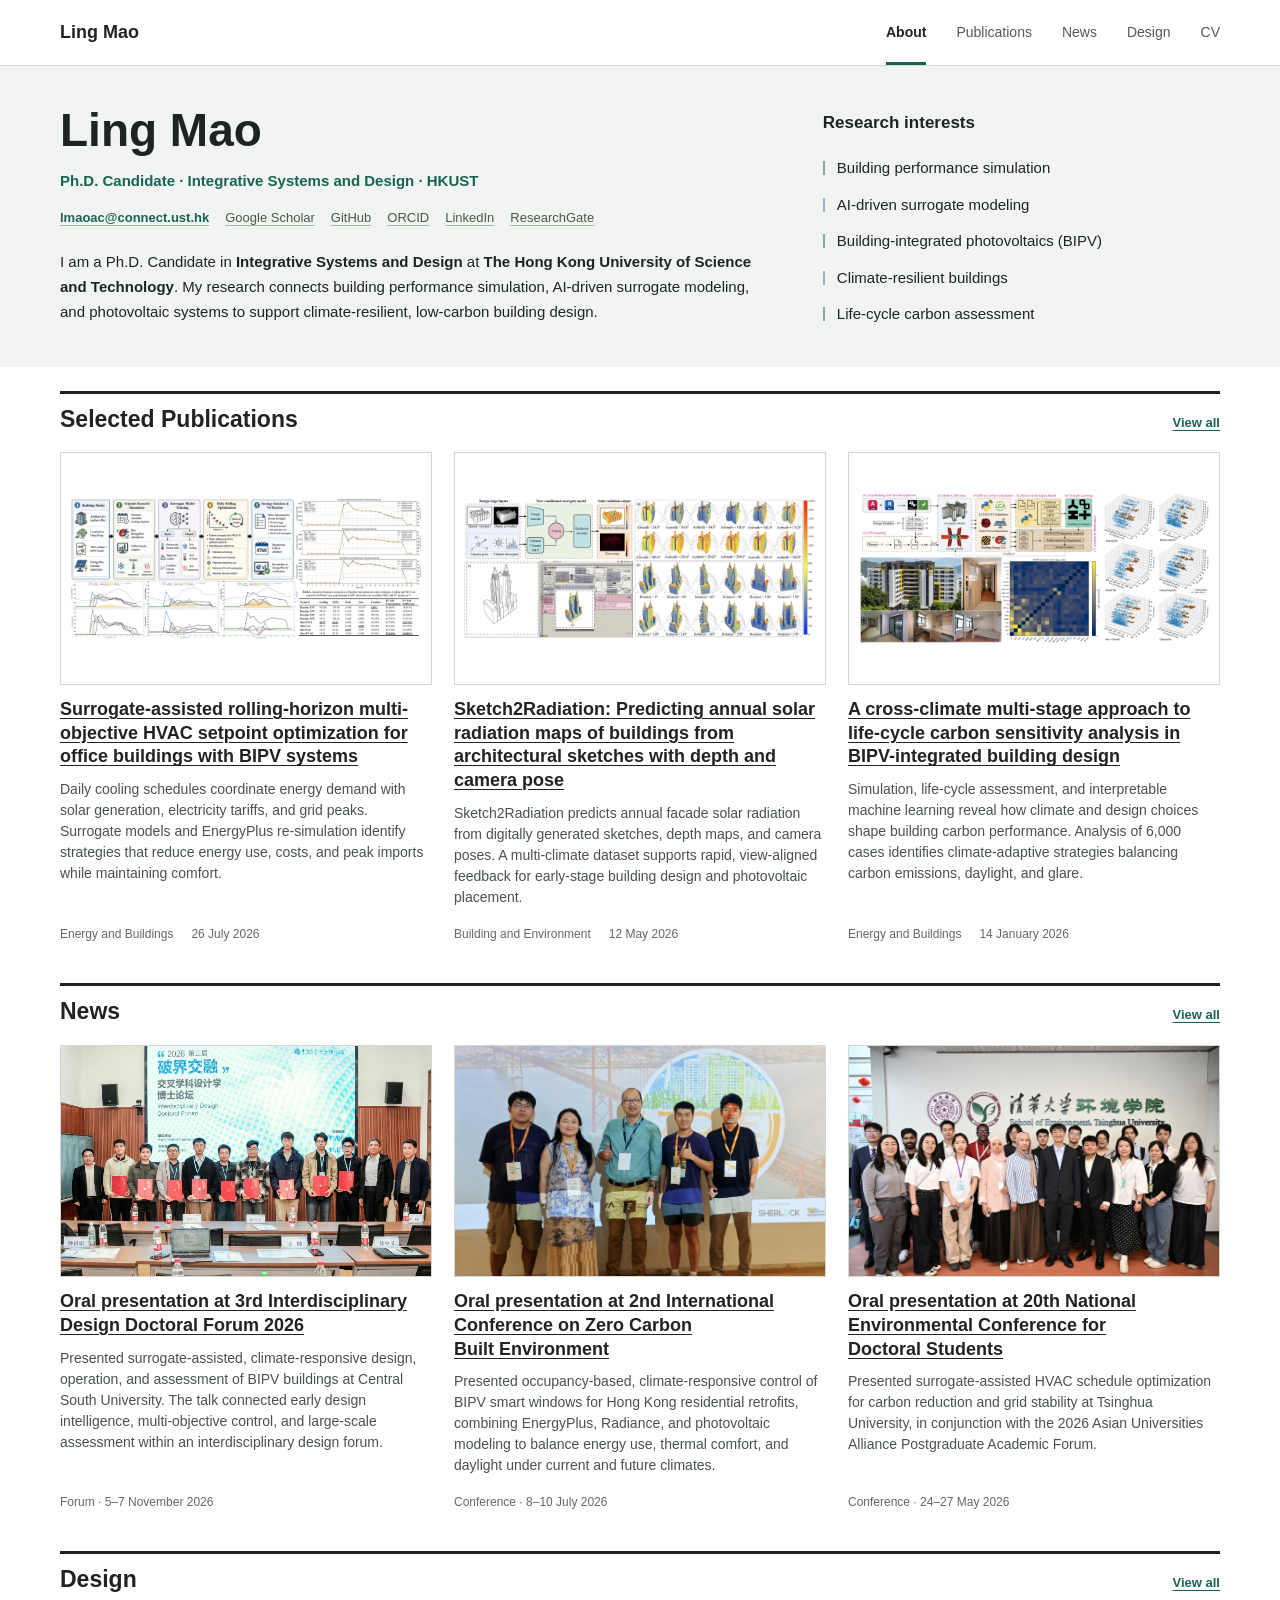
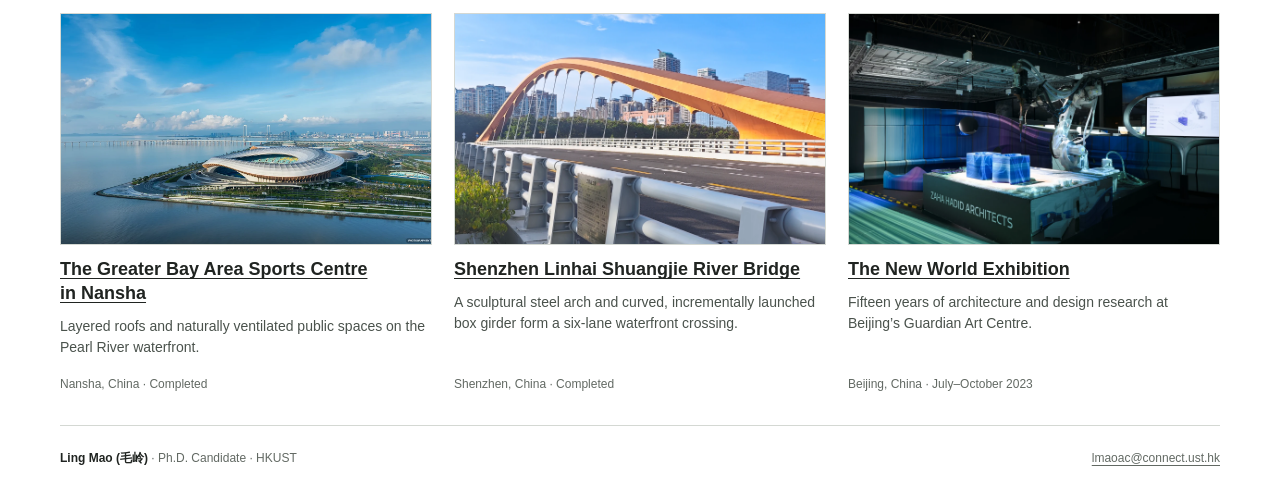
<file: index.html>
<!doctype html>
<html lang="en">
<head>
  <meta charset="utf-8">
  <meta name="viewport" content="width=device-width, initial-scale=1">
  <meta name="description" content="Ling Mao (毛岭), Ph.D. Candidate at HKUST. Building performance simulation, AI-driven surrogate modeling, BIPV, and low-carbon building design.">
  <title>Ling Mao (毛岭)</title>
  <link rel="icon" href="/favicon.svg" type="image/svg+xml">
  <link rel="stylesheet" href="/assets/styles.css">
</head>
<body>
<header class="site-header"><div class="page-shell header-inner"><a class="site-brand" href="/">Ling Mao</a><nav class="primary-nav" aria-label="Primary navigation"><a href="/" aria-current="page">About</a><a href="/Publications/">Publications</a><a href="/News/">News</a><a href="/Design/">Design</a><a href="/CV/">CV</a></nav></div></header>
<main>
<section class="about-opening" aria-labelledby="profile-name"><div class="page-shell">
<div class="about-columns"><div class="profile-main">
<div class="about-heading"><h1 id="profile-name">Ling Mao</h1><p class="current-role">Ph.D. Candidate · Integrative Systems and Design · HKUST</p></div>
<div class="contact-line" aria-label="Contact and academic profiles">
<a class="email-link" href="mailto:lmaoac@connect.ust.hk">lmaoac@connect.ust.hk</a>
<a href="https://scholar.google.com/citations?hl=en&amp;user=LtfEMT4AAAAJ" target="_blank" rel="noreferrer">Google Scholar</a>
<a href="https://github.com/lingmao1998" target="_blank" rel="noreferrer">GitHub</a>
<a href="https://orcid.org/0009-0001-1761-7686" target="_blank" rel="noreferrer">ORCID</a>
<a href="https://www.linkedin.com/in/mao-ling/" target="_blank" rel="noreferrer">LinkedIn</a>
<a href="https://www.researchgate.net/profile/Ling-Mao-6?ev=hdr_xprf" target="_blank" rel="noreferrer">ResearchGate</a>
</div>
<div class="biography"><p>I am a Ph.D. Candidate in <strong>Integrative Systems and Design</strong> at <strong>The Hong Kong University of Science and Technology</strong>. My research connects building performance simulation, AI-driven surrogate modeling, and photovoltaic systems to support climate-resilient, low-carbon building design.</p></div>
</div><div class="research-interests"><h2>Research interests</h2><ul>
<li>Building performance simulation</li>
<li>AI-driven surrogate modeling</li>
<li>Building-integrated photovoltaics (BIPV)</li>
<li>Climate-resilient buildings</li>
<li>Life-cycle carbon assessment</li>
</ul></div></div></div></section>
<div class="page-shell">
<section class="home-section" aria-label="Selected Publications"><div class="section-heading"><h2>Selected Publications</h2><a href="/Publications/">View all</a></div><div class="preview-grid"><article class="preview-item"><a class="preview-media scientific" href="https://doi.org/10.1016/j.enbuild.2026.118012" target="_blank" rel="noreferrer"><img src="/assets/images/publications/paper-03.webp" alt="Graphical abstract of a rolling-horizon HVAC setpoint optimization framework" loading="lazy" decoding="async"></a><h3><a href="https://doi.org/10.1016/j.enbuild.2026.118012" target="_blank" rel="noreferrer">Surrogate-assisted rolling-horizon multi-objective HVAC setpoint optimization for office buildings with BIPV systems</a></h3><p>Daily cooling schedules coordinate energy demand with solar generation, electricity tariffs, and grid peaks. Surrogate models and EnergyPlus re-simulation identify strategies that reduce energy use, costs, and peak imports while maintaining comfort.</p><p class="preview-meta publication-meta"><span>Energy and Buildings</span><span><time datetime="2026-07-26">26 July 2026</time></span></p></article>
<article class="preview-item"><a class="preview-media scientific" href="https://doi.org/10.1016/j.buildenv.2026.114725" target="_blank" rel="noreferrer"><img src="/assets/images/publications/paper-02.webp" alt="Graphical abstract of the Sketch2Radiation workflow" loading="lazy" decoding="async"></a><h3><a href="https://doi.org/10.1016/j.buildenv.2026.114725" target="_blank" rel="noreferrer">Sketch2Radiation: Predicting annual solar radiation maps of buildings from architectural sketches with depth and camera pose</a></h3><p>Sketch2Radiation predicts annual facade solar radiation from digitally generated sketches, depth maps, and camera poses. A multi-climate dataset supports rapid, view-aligned feedback for early-stage building design and photovoltaic placement.</p><p class="preview-meta publication-meta"><span>Building and Environment</span><span><time datetime="2026-05-12">12 May 2026</time></span></p></article>
<article class="preview-item"><a class="preview-media scientific" href="https://doi.org/10.1016/j.enbuild.2026.117011" target="_blank" rel="noreferrer"><img src="/assets/images/publications/paper-01.webp" alt="Graphical abstract of a cross-climate life-cycle carbon analysis workflow" loading="lazy" decoding="async"></a><h3><a href="https://doi.org/10.1016/j.enbuild.2026.117011" target="_blank" rel="noreferrer">A cross-climate multi-stage approach to life-cycle carbon sensitivity analysis in BIPV-integrated building design</a></h3><p>Simulation, life-cycle assessment, and interpretable machine learning reveal how climate and design choices shape building carbon performance. Analysis of 6,000 cases identifies climate-adaptive strategies balancing carbon emissions, daylight, and glare.</p><p class="preview-meta publication-meta"><span>Energy and Buildings</span><span><time datetime="2026-01-14">14 January 2026</time></span></p></article></div></section>
<section class="home-section" aria-label="News"><div class="section-heading"><h2>News</h2><a href="/News/">View all</a></div><div class="preview-grid"><article class="preview-item"><a class="preview-media" href="/News/#csu-design-forum"><img src="/assets/images/news/csu-forum-cover.webp" alt="Participants holding certificates at the 2026 Interdisciplinary Design Doctoral Forum at Central South University" loading="lazy" decoding="async"></a><h3><a href="/News/#csu-design-forum">Oral presentation at 3rd Interdisciplinary Design Doctoral Forum 2026</a></h3><p>Presented surrogate-assisted, climate-responsive design, operation, and assessment of BIPV buildings at Central South University. The talk connected early design intelligence, multi-objective control, and large-scale assessment within an interdisciplinary design forum.</p><p class="preview-meta">Forum · 5–7 November 2026</p></article>
<article class="preview-item"><a class="preview-media" href="/News/#zero-carbon"><img src="/assets/images/news/zcbe-2026.webp" alt="Conference participants at the Zero Carbon Built Environment conference in Lisbon" loading="lazy" decoding="async"></a><h3><a href="/News/#zero-carbon">Oral presentation at 2nd International Conference on Zero Carbon Built Environment</a></h3><p>Presented occupancy-based, climate-responsive control of BIPV smart windows for Hong Kong residential retrofits, combining EnergyPlus, Radiance, and photovoltaic modeling to balance energy use, thermal comfort, and daylight under current and future climates.</p><p class="preview-meta">Conference · 8–10 July 2026</p></article>
<article class="preview-item"><a class="preview-media" href="/News/#environment"><img src="/assets/images/news/environment-cover.webp" alt="Group photograph at the School of Environment, Tsinghua University" loading="lazy" decoding="async"></a><h3><a href="/News/#environment">Oral presentation at 20th National Environmental Conference for Doctoral Students</a></h3><p>Presented surrogate-assisted HVAC schedule optimization for carbon reduction and grid stability at Tsinghua University, in conjunction with the 2026 Asian Universities Alliance Postgraduate Academic Forum.</p><p class="preview-meta">Conference · 24–27 May 2026</p></article>
</div></section>
<section class="home-section" aria-label="Design"><div class="section-heading"><h2>Design</h2><a href="/Design/">View all</a></div><div class="preview-grid"><article class="preview-item"><a class="preview-media" href="/Design/#greater-bay-area"><img src="/assets/images/design/gba-cover.webp" alt="Waterfront aerial view of the Greater Bay Area Sports Centre in Nansha" loading="lazy" decoding="async"></a><h3><a href="/Design/#greater-bay-area">The Greater Bay Area Sports Centre in Nansha</a></h3><p>Layered roofs and naturally ventilated public spaces on the Pearl River waterfront.</p><p class="preview-meta">Nansha, China · Completed</p></article>
<article class="preview-item"><a class="preview-media" href="/Design/#shenzhen-bridge"><img src="/assets/images/design/bridge-cover.webp" alt="Orange arch and pedestrian walkway at Shenzhen Linhai Shuangjie River Bridge" loading="lazy" decoding="async"></a><h3><a href="/Design/#shenzhen-bridge">Shenzhen Linhai Shuangjie River Bridge</a></h3><p>A sculptural steel arch and curved, incrementally launched box girder form a six-lane waterfront crossing.</p><p class="preview-meta">Shenzhen, China · Completed</p></article>
<article class="preview-item"><a class="preview-media" href="/Design/#new-world"><img src="/assets/images/design/new-world-cover.webp" alt="Models and illuminated displays at The New World exhibition" loading="lazy" decoding="async"></a><h3><a href="/Design/#new-world">The New World Exhibition</a></h3><p>Fifteen years of architecture and design research at Beijing’s Guardian Art Centre.</p><p class="preview-meta">Beijing, China · July–October 2023</p></article></div></section>
</div></main>
<footer class="site-footer page-shell"><p><strong>Ling Mao <span lang="zh-Hans">(毛岭)</span></strong> · Ph.D. Candidate · HKUST</p><p><a href="mailto:lmaoac@connect.ust.hk">lmaoac@connect.ust.hk</a></p></footer>
</body>
</html>
</file>
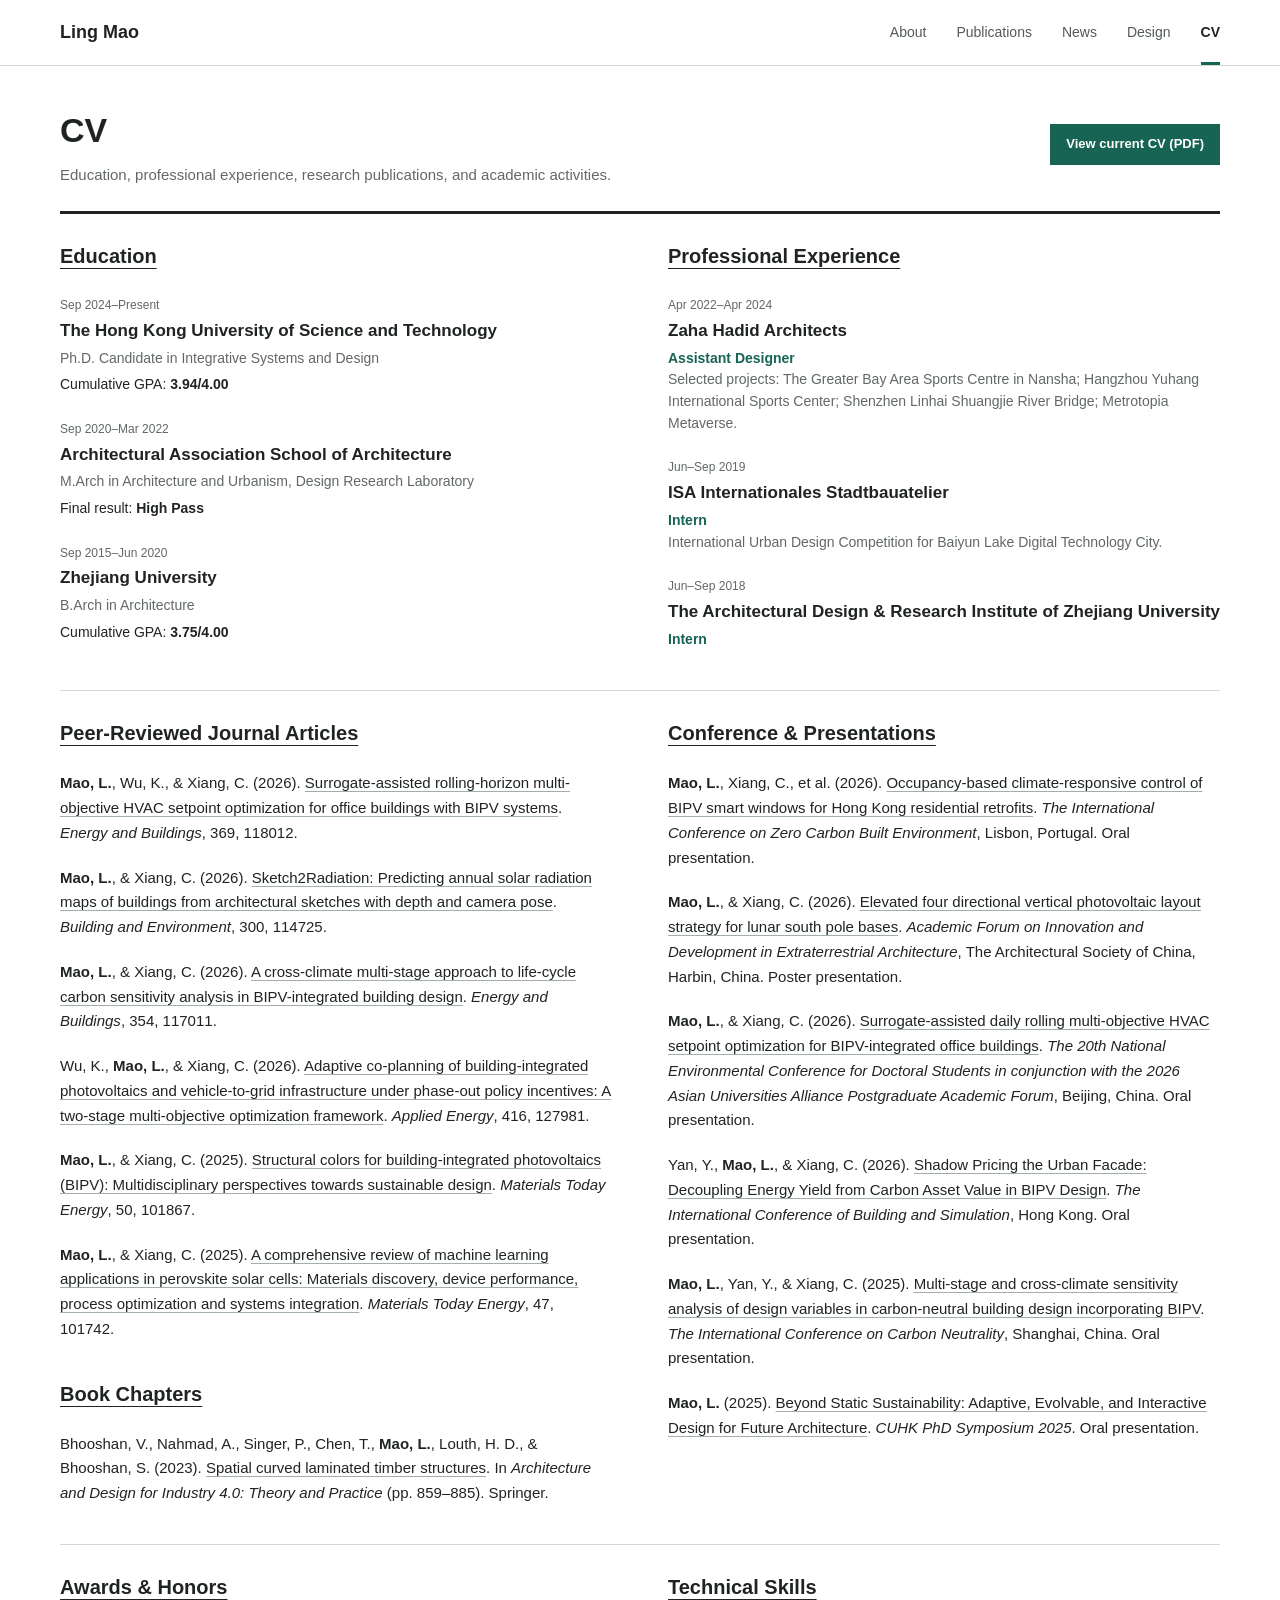
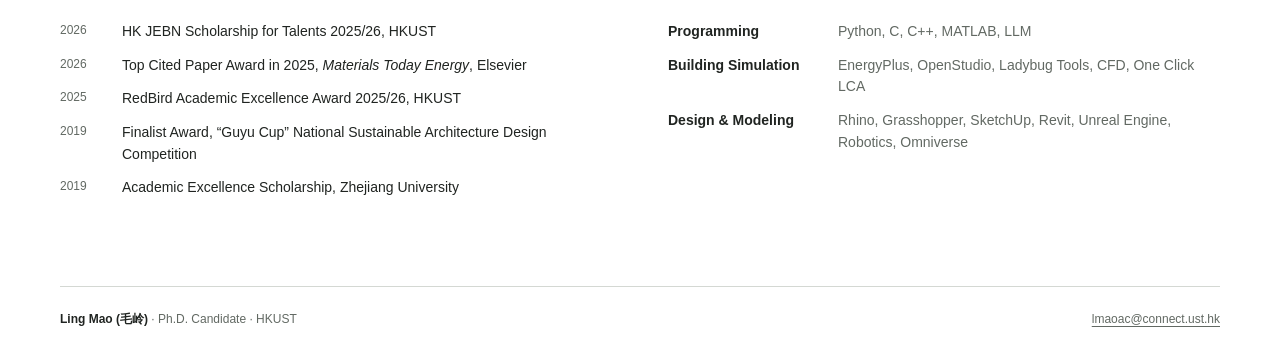
<file: CV/index.html>
<!doctype html>
<html lang="en">
<head>
  <meta charset="utf-8">
  <meta name="viewport" content="width=device-width, initial-scale=1">
  <meta name="description" content="Education, professional experience, journal articles, book chapters, and conference presentations of Ling Mao, Ph.D. Candidate at HKUST.">
  <title>CV · Ling Mao</title>
  <link rel="icon" href="/favicon.svg" type="image/svg+xml">
  <link rel="stylesheet" href="/assets/styles.css">
</head>
<body>
<header class="site-header"><div class="page-shell header-inner"><a class="site-brand" href="/">Ling Mao</a><nav class="primary-nav" aria-label="Primary navigation"><a href="/">About</a><a href="/Publications/">Publications</a><a href="/News/">News</a><a href="/Design/">Design</a><a href="/CV/" aria-current="page">CV</a></nav></div></header>
<main class="page-shell inner-page">
<header class="page-intro cv-intro"><div><h1>CV</h1><p>Education, professional experience, research publications, and academic activities.</p></div><a class="solid-link" href="/CV/MAO_Ling_CV.pdf">View current CV (PDF)</a></header>
<div class="cv-layout">
<div class="cv-group">
<section class="cv-section" aria-labelledby="education"><h2 id="education">Education</h2><div class="cv-entry"><time>Sep 2024–Present</time><div><h3>The Hong Kong University of Science and Technology</h3><p>Ph.D. Candidate in Integrative Systems and Design</p><p class="cv-grade">Cumulative GPA: <strong>3.94/4.00</strong></p></div></div><div class="cv-entry"><time>Sep 2020–Mar 2022</time><div><h3>Architectural Association School of Architecture</h3><p>M.Arch in Architecture and Urbanism, Design Research Laboratory</p><p class="cv-grade">Final result: <strong>High Pass</strong></p></div></div><div class="cv-entry"><time>Sep 2015–Jun 2020</time><div><h3>Zhejiang University</h3><p>B.Arch in Architecture</p><p class="cv-grade">Cumulative GPA: <strong>3.75/4.00</strong></p></div></div></section>
<section class="cv-section" aria-labelledby="experience"><h2 id="experience">Professional Experience</h2><div class="cv-entry"><time>Apr 2022–Apr 2024</time><div><h3>Zaha Hadid Architects</h3><p class="cv-role">Assistant Designer</p><p>Selected projects: The Greater Bay Area Sports Centre in Nansha; Hangzhou Yuhang International Sports Center; Shenzhen Linhai Shuangjie River Bridge; Metrotopia Metaverse.</p></div></div><div class="cv-entry"><time>Jun–Sep 2019</time><div><h3>ISA Internationales Stadtbauatelier</h3><p class="cv-role">Intern</p><p>International Urban Design Competition for Baiyun Lake Digital Technology City.</p></div></div><div class="cv-entry"><time>Jun–Sep 2018</time><div><h3>The Architectural Design &amp; Research Institute of Zhejiang University</h3><p class="cv-role">Intern</p></div></div></section>
</div>
<div class="cv-group">
<div class="cv-column">
<section class="cv-section" aria-labelledby="journal-articles"><h2 id="journal-articles">Peer-Reviewed Journal Articles</h2><ol class="cv-bibliography"><li><strong>Mao, L.</strong>, Wu, K., &amp; Xiang, C. (2026). <a href="https://doi.org/10.1016/j.enbuild.2026.118012" target="_blank" rel="noreferrer">Surrogate-assisted rolling-horizon multi-objective HVAC setpoint optimization for office buildings with BIPV systems</a>. <em>Energy and Buildings</em>, 369, 118012.</li>
<li><strong>Mao, L.</strong>, &amp; Xiang, C. (2026). <a href="https://doi.org/10.1016/j.buildenv.2026.114725" target="_blank" rel="noreferrer">Sketch2Radiation: Predicting annual solar radiation maps of buildings from architectural sketches with depth and camera pose</a>. <em>Building and Environment</em>, 300, 114725.</li>
<li><strong>Mao, L.</strong>, &amp; Xiang, C. (2026). <a href="https://doi.org/10.1016/j.enbuild.2026.117011" target="_blank" rel="noreferrer">A cross-climate multi-stage approach to life-cycle carbon sensitivity analysis in BIPV-integrated building design</a>. <em>Energy and Buildings</em>, 354, 117011.</li>
<li>Wu, K., <strong>Mao, L.</strong>, &amp; Xiang, C. (2026). <a href="https://doi.org/10.1016/j.apenergy.2026.127981" target="_blank" rel="noreferrer">Adaptive co-planning of building-integrated photovoltaics and vehicle-to-grid infrastructure under phase-out policy incentives: A two-stage multi-objective optimization framework</a>. <em>Applied Energy</em>, 416, 127981.</li>
<li><strong>Mao, L.</strong>, &amp; Xiang, C. (2025). <a href="https://doi.org/10.1016/j.mtener.2025.101867" target="_blank" rel="noreferrer">Structural colors for building-integrated photovoltaics (BIPV): Multidisciplinary perspectives towards sustainable design</a>. <em>Materials Today Energy</em>, 50, 101867.</li>
<li><strong>Mao, L.</strong>, &amp; Xiang, C. (2025). <a href="https://doi.org/10.1016/j.mtener.2024.101742" target="_blank" rel="noreferrer">A comprehensive review of machine learning applications in perovskite solar cells: Materials discovery, device performance, process optimization and systems integration</a>. <em>Materials Today Energy</em>, 47, 101742.</li></ol></section>
<section class="cv-section" aria-labelledby="book-chapters"><h2 id="book-chapters">Book Chapters</h2><ol class="cv-bibliography"><li>Bhooshan, V., Nahmad, A., Singer, P., Chen, T., <strong>Mao, L.</strong>, Louth, H. D., &amp; Bhooshan, S. (2023). <a href="https://doi.org/10.1007/978-3-031-36922-3_43" target="_blank" rel="noreferrer">Spatial curved laminated timber structures</a>. In <em>Architecture and Design for Industry 4.0: Theory and Practice</em> (pp. 859–885). Springer.</li></ol></section>
</div>
<section class="cv-section" aria-labelledby="conferences"><h2 id="conferences">Conference &amp; Presentations</h2><ol class="cv-bibliography">
<li><strong>Mao, L.</strong>, Xiang, C., et al. (2026). <span class="presentation-title">Occupancy-based climate-responsive control of BIPV smart windows for Hong Kong residential retrofits</span>. <em>The International Conference on Zero Carbon Built Environment</em>, Lisbon, Portugal. Oral presentation.</li>
<li><strong>Mao, L.</strong>, &amp; Xiang, C. (2026). <span class="presentation-title">Elevated four directional vertical photovoltaic layout strategy for lunar south pole bases</span>. <em>Academic Forum on Innovation and Development in Extraterrestrial Architecture</em>, The Architectural Society of China, Harbin, China. Poster presentation.</li>
<li><strong>Mao, L.</strong>, &amp; Xiang, C. (2026). <span class="presentation-title">Surrogate-assisted daily rolling multi-objective HVAC setpoint optimization for BIPV-integrated office buildings</span>. <em>The 20th National Environmental Conference for Doctoral Students in conjunction with the 2026 Asian Universities Alliance Postgraduate Academic Forum</em>, Beijing, China. Oral presentation.</li>
<li>Yan, Y., <strong>Mao, L.</strong>, &amp; Xiang, C. (2026). <span class="presentation-title">Shadow Pricing the Urban Facade: Decoupling Energy Yield from Carbon Asset Value in BIPV Design</span>. <em>The International Conference of Building and Simulation</em>, Hong Kong. Oral presentation.</li>
<li><strong>Mao, L.</strong>, Yan, Y., &amp; Xiang, C. (2025). <span class="presentation-title">Multi-stage and cross-climate sensitivity analysis of design variables in carbon-neutral building design incorporating BIPV</span>. <em>The International Conference on Carbon Neutrality</em>, Shanghai, China. Oral presentation.</li>
<li><strong>Mao, L.</strong> (2025). <span class="presentation-title">Beyond Static Sustainability: Adaptive, Evolvable, and Interactive Design for Future Architecture</span>. <em>CUHK PhD Symposium 2025</em>. Oral presentation.</li>
</ol></section>
</div>
<div class="cv-group">
<section class="cv-section" aria-labelledby="awards"><h2 id="awards">Awards &amp; Honors</h2><div class="compact-lines">
<p><time>2026</time><span>HK JEBN Scholarship for Talents 2025/26, HKUST</span></p>
<p><time>2026</time><span>Top Cited Paper Award in 2025, <em>Materials Today Energy</em>, Elsevier</span></p>
<p><time>2025</time><span>RedBird Academic Excellence Award 2025/26, HKUST</span></p>
<p><time>2019</time><span>Finalist Award, “Guyu Cup” National Sustainable Architecture Design Competition</span></p>
<p><time>2019</time><span>Academic Excellence Scholarship, Zhejiang University</span></p>
</div></section>
<section class="cv-section" aria-labelledby="skills"><h2 id="skills">Technical Skills</h2><div class="skill-lines"><p><strong>Programming</strong><span>Python, C, C++, MATLAB, LLM</span></p><p><strong>Building Simulation</strong><span>EnergyPlus, OpenStudio, Ladybug Tools, CFD, One Click LCA</span></p><p><strong>Design &amp; Modeling</strong><span>Rhino, Grasshopper, SketchUp, Revit, Unreal Engine, Robotics, Omniverse</span></p></div></section>
</div>
</div></main>
<footer class="site-footer page-shell"><p><strong>Ling Mao <span lang="zh-Hans">(毛岭)</span></strong> · Ph.D. Candidate · HKUST</p><p><a href="mailto:lmaoac@connect.ust.hk">lmaoac@connect.ust.hk</a></p></footer>
</body>
</html>
</file>
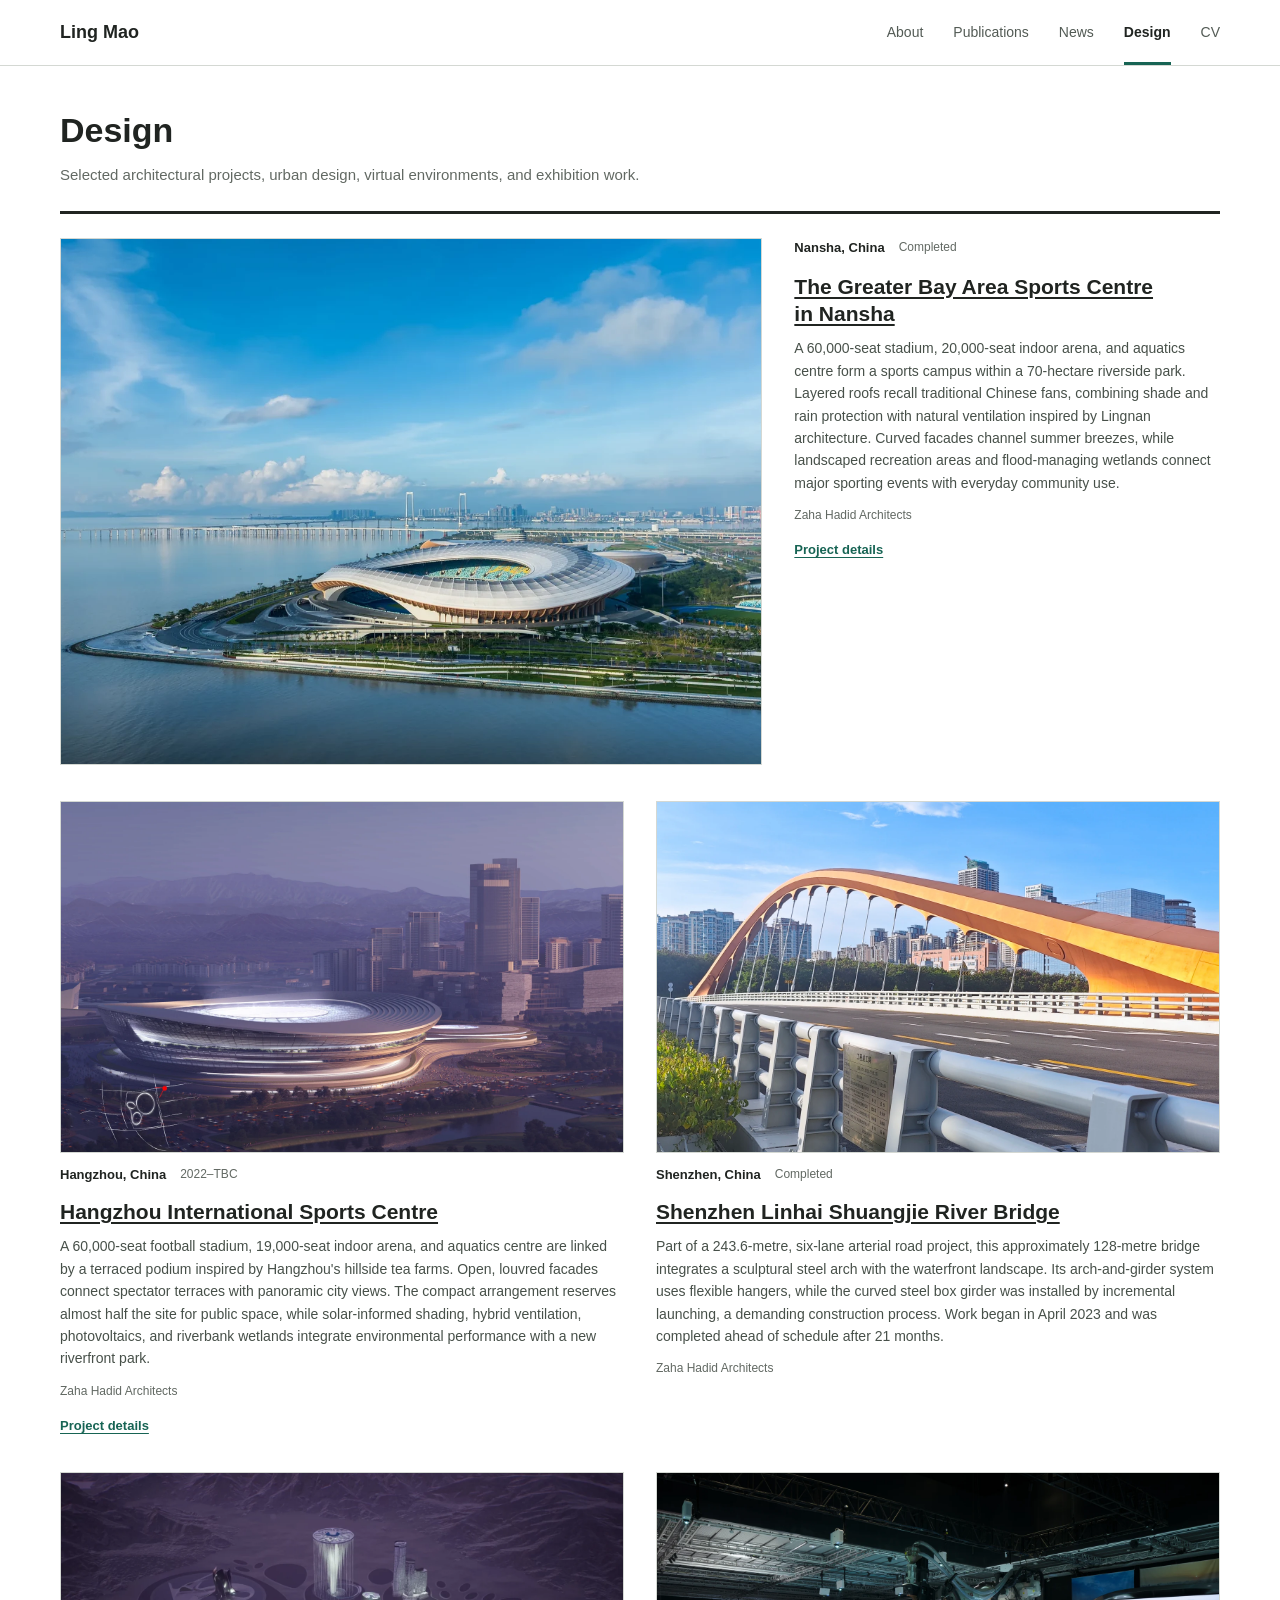
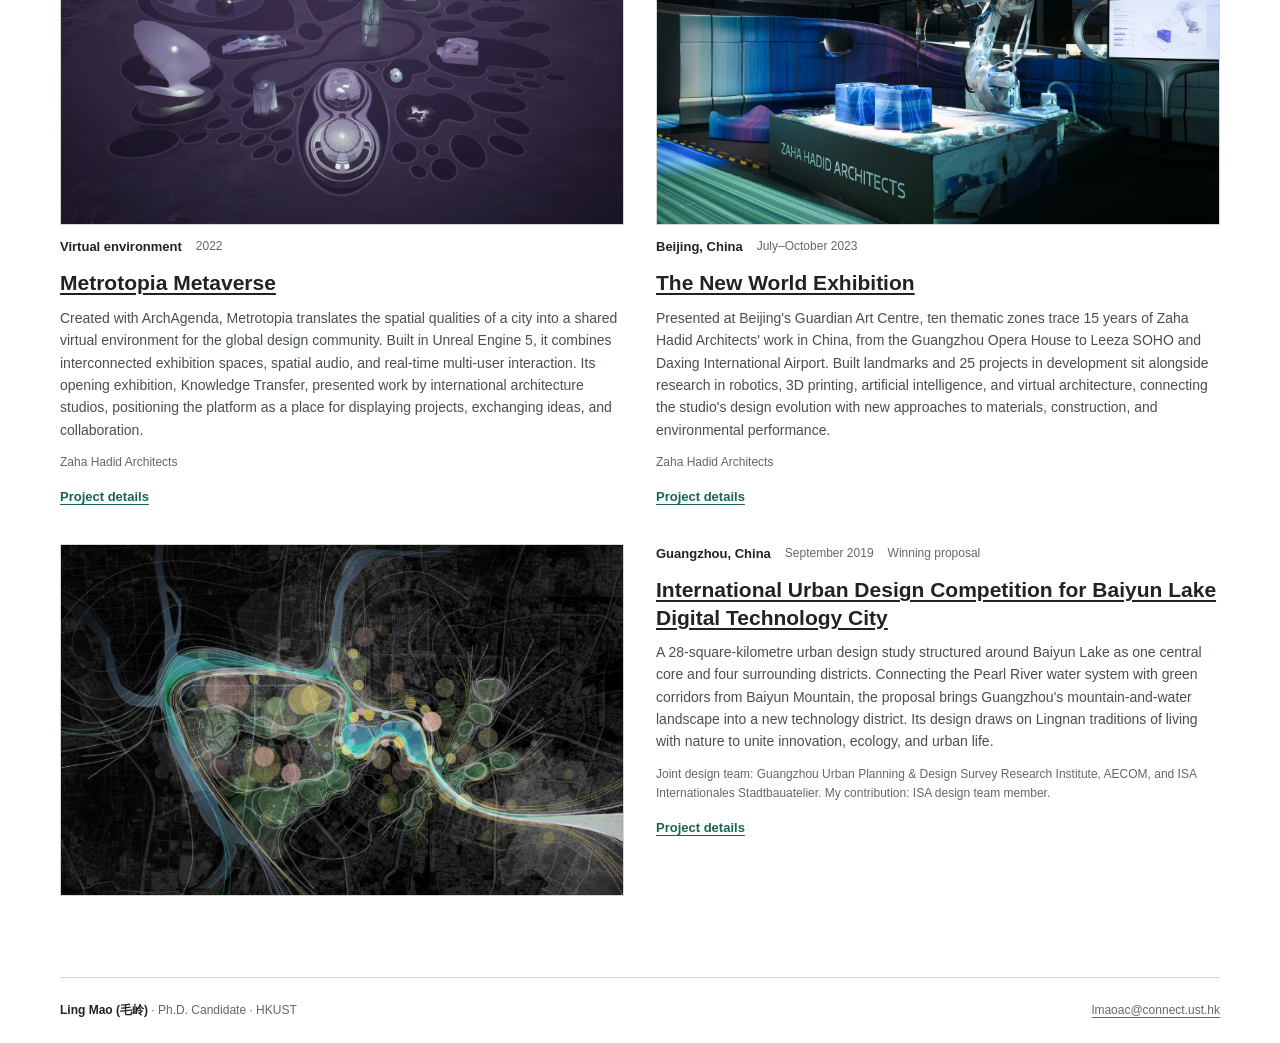
<file: Design/index.html>
<!doctype html>
<html lang="en">
<head>
  <meta charset="utf-8">
  <meta name="viewport" content="width=device-width, initial-scale=1">
  <meta name="description" content="Ling Mao (毛岭), Ph.D. Candidate at HKUST. Building performance simulation, AI-driven surrogate modeling, BIPV, and low-carbon building design.">
  <title>Design · Ling Mao</title>
  <link rel="icon" href="/favicon.svg" type="image/svg+xml">
  <link rel="stylesheet" href="/assets/styles.css">
</head>
<body>
<header class="site-header"><div class="page-shell header-inner"><a class="site-brand" href="/">Ling Mao</a><nav class="primary-nav" aria-label="Primary navigation"><a href="/">About</a><a href="/Publications/">Publications</a><a href="/News/">News</a><a href="/Design/" aria-current="page">Design</a><a href="/CV/">CV</a></nav></div></header>
<main class="page-shell inner-page"><header class="page-intro"><h1>Design</h1><p>Selected architectural projects, urban design, virtual environments, and exhibition work.</p></header><section class="editorial-list design-list" aria-label="Design projects">
<article class="editorial-row" id="greater-bay-area"><div class="row-meta"><strong>Nansha, China</strong><span>Completed</span></div><div class="row-copy"><h2><a href="https://www.zha.com/projects/architecture/greater-bay-area-sports-centre" target="_blank" rel="noreferrer">The Greater Bay Area Sports Centre in Nansha</a></h2><p>A 60,000-seat stadium, 20,000-seat indoor arena, and aquatics centre form a sports campus within a 70-hectare riverside park. Layered roofs recall traditional Chinese fans, combining shade and rain protection with natural ventilation inspired by Lingnan architecture. Curved facades channel summer breezes, while landscaped recreation areas and flood-managing wetlands connect major sporting events with everyday community use.</p><p class="project-credit">Zaha Hadid Architects</p><a class="text-link" href="https://www.zha.com/projects/architecture/greater-bay-area-sports-centre" target="_blank" rel="noreferrer">Project details</a></div><a class="row-media" href="https://www.zha.com/projects/architecture/greater-bay-area-sports-centre" target="_blank" rel="noreferrer"><img src="/assets/images/design/gba-cover.webp" alt="Waterfront aerial view of the Greater Bay Area Sports Centre in Nansha" loading="lazy" decoding="async"></a></article>
<article class="editorial-row" id="hangzhou"><div class="row-meta"><strong>Hangzhou, China</strong><span>2022–TBC</span></div><div class="row-copy"><h2><a href="https://www.zha.com/projects/architecture/hangzhou-international-sports-centre" target="_blank" rel="noreferrer">Hangzhou International Sports Centre</a></h2><p>A 60,000-seat football stadium, 19,000-seat indoor arena, and aquatics centre are linked by a terraced podium inspired by Hangzhou's hillside tea farms. Open, louvred facades connect spectator terraces with panoramic city views. The compact arrangement reserves almost half the site for public space, while solar-informed shading, hybrid ventilation, photovoltaics, and riverbank wetlands integrate environmental performance with a new riverfront park.</p><p class="project-credit">Zaha Hadid Architects</p><a class="text-link" href="https://www.zha.com/projects/architecture/hangzhou-international-sports-centre" target="_blank" rel="noreferrer">Project details</a></div><a class="row-media" href="https://www.zha.com/projects/architecture/hangzhou-international-sports-centre" target="_blank" rel="noreferrer"><img src="/assets/images/design/hangzhou-cover.webp" alt="Evening rendering of Hangzhou International Sports Centre" loading="lazy" decoding="async"></a></article>
<article class="editorial-row" id="shenzhen-bridge"><div class="row-meta"><strong>Shenzhen, China</strong><span>Completed</span></div><div class="row-copy"><h2><a href="#shenzhen-bridge">Shenzhen Linhai Shuangjie River Bridge</a></h2><p>Part of a 243.6-metre, six-lane arterial road project, this approximately 128-metre bridge integrates a sculptural steel arch with the waterfront landscape. Its arch-and-girder system uses flexible hangers, while the curved steel box girder was installed by incremental launching, a demanding construction process. Work began in April 2023 and was completed ahead of schedule after 21 months.</p><p class="project-credit">Zaha Hadid Architects</p></div><a class="row-media" href="#shenzhen-bridge"><img src="/assets/images/design/bridge-cover.webp" alt="Orange arch and pedestrian walkway at Shenzhen Linhai Shuangjie River Bridge" loading="lazy" decoding="async"></a></article>
<article class="editorial-row" id="metrotopia"><div class="row-meta"><strong>Virtual environment</strong><span>2022</span></div><div class="row-copy"><h2><a href="https://www.zha.com/media-hub/news/2023-06-01-metrotopia-metaverse-virtual-communication-hub" target="_blank" rel="noreferrer">Metrotopia Metaverse</a></h2><p>Created with ArchAgenda, Metrotopia translates the spatial qualities of a city into a shared virtual environment for the global design community. Built in Unreal Engine 5, it combines interconnected exhibition spaces, spatial audio, and real-time multi-user interaction. Its opening exhibition, Knowledge Transfer, presented work by international architecture studios, positioning the platform as a place for displaying projects, exchanging ideas, and collaboration.</p><p class="project-credit">Zaha Hadid Architects</p><a class="text-link" href="https://www.zha.com/media-hub/news/2023-06-01-metrotopia-metaverse-virtual-communication-hub" target="_blank" rel="noreferrer">Project details</a></div><a class="row-media" href="https://www.zha.com/media-hub/news/2023-06-01-metrotopia-metaverse-virtual-communication-hub" target="_blank" rel="noreferrer"><img src="/assets/images/design/metrotopia-cover.webp" alt="Aerial view of Metrotopia’s interconnected virtual exhibition spaces" loading="lazy" decoding="async"></a></article>
<article class="editorial-row" id="new-world"><div class="row-meta"><strong>Beijing, China</strong><span>July–October 2023</span></div><div class="row-copy"><h2><a href="https://www.zha.com/projects/exhibitions/the-new-world-at-guardian-art-centre" target="_blank" rel="noreferrer">The New World Exhibition</a></h2><p>Presented at Beijing's Guardian Art Centre, ten thematic zones trace 15 years of Zaha Hadid Architects' work in China, from the Guangzhou Opera House to Leeza SOHO and Daxing International Airport. Built landmarks and 25 projects in development sit alongside research in robotics, 3D printing, artificial intelligence, and virtual architecture, connecting the studio's design evolution with new approaches to materials, construction, and environmental performance.</p><p class="project-credit">Zaha Hadid Architects</p><a class="text-link" href="https://www.zha.com/projects/exhibitions/the-new-world-at-guardian-art-centre" target="_blank" rel="noreferrer">Project details</a></div><a class="row-media" href="https://www.zha.com/projects/exhibitions/the-new-world-at-guardian-art-centre" target="_blank" rel="noreferrer"><img src="/assets/images/design/new-world-cover.webp" alt="Models and illuminated displays at The New World exhibition" loading="lazy" decoding="async"></a></article>
<article class="editorial-row" id="baiyun-lake"><div class="row-meta"><strong>Guangzhou, China</strong><time datetime="2019-09">September 2019</time><span>Winning proposal</span></div><div class="row-copy"><h2><a href="https://mp.weixin.qq.com/s/2ZsIp60NAsrdpnechp5D-g" target="_blank" rel="noreferrer">International Urban Design Competition for Baiyun Lake Digital Technology City</a></h2><p>A 28-square-kilometre urban design study structured around Baiyun Lake as one central core and four surrounding districts. Connecting the Pearl River water system with green corridors from Baiyun Mountain, the proposal brings Guangzhou's mountain-and-water landscape into a new technology district. Its design draws on Lingnan traditions of living with nature to unite innovation, ecology, and urban life.</p><p class="project-credit">Joint design team: Guangzhou Urban Planning &amp; Design Survey Research Institute, AECOM, and ISA Internationales Stadtbauatelier. My contribution: ISA design team member.</p><a class="text-link" href="https://mp.weixin.qq.com/s/2ZsIp60NAsrdpnechp5D-g" target="_blank" rel="noreferrer">Project details</a></div><a class="row-media" href="https://mp.weixin.qq.com/s/2ZsIp60NAsrdpnechp5D-g" target="_blank" rel="noreferrer"><img src="/assets/images/design/baiyun-cover.png" alt="Urban design concept showing waterways and green corridors around Baiyun Lake in Guangzhou" loading="lazy" decoding="async"></a></article>
</section></main>
<footer class="site-footer page-shell"><p><strong>Ling Mao <span lang="zh-Hans">(毛岭)</span></strong> · Ph.D. Candidate · HKUST</p><p><a href="mailto:lmaoac@connect.ust.hk">lmaoac@connect.ust.hk</a></p></footer>
</body>
</html>
</file>
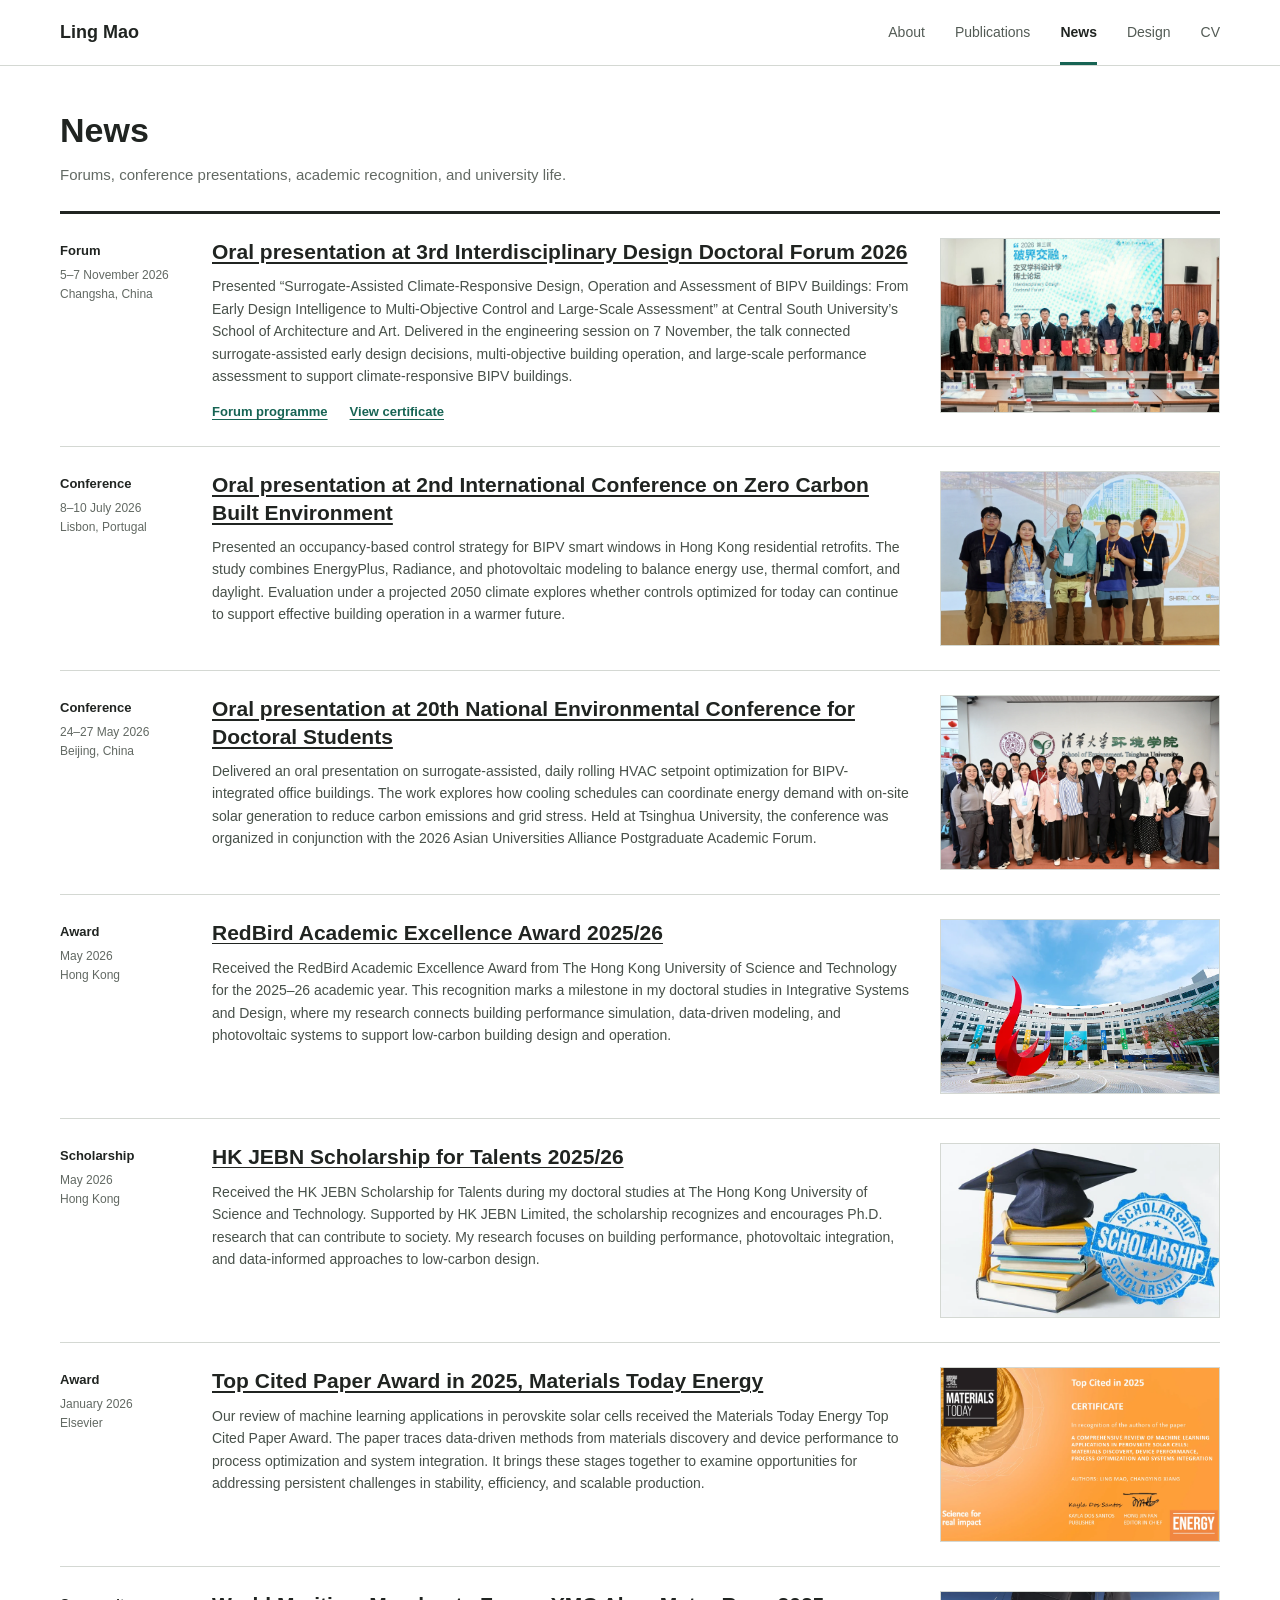
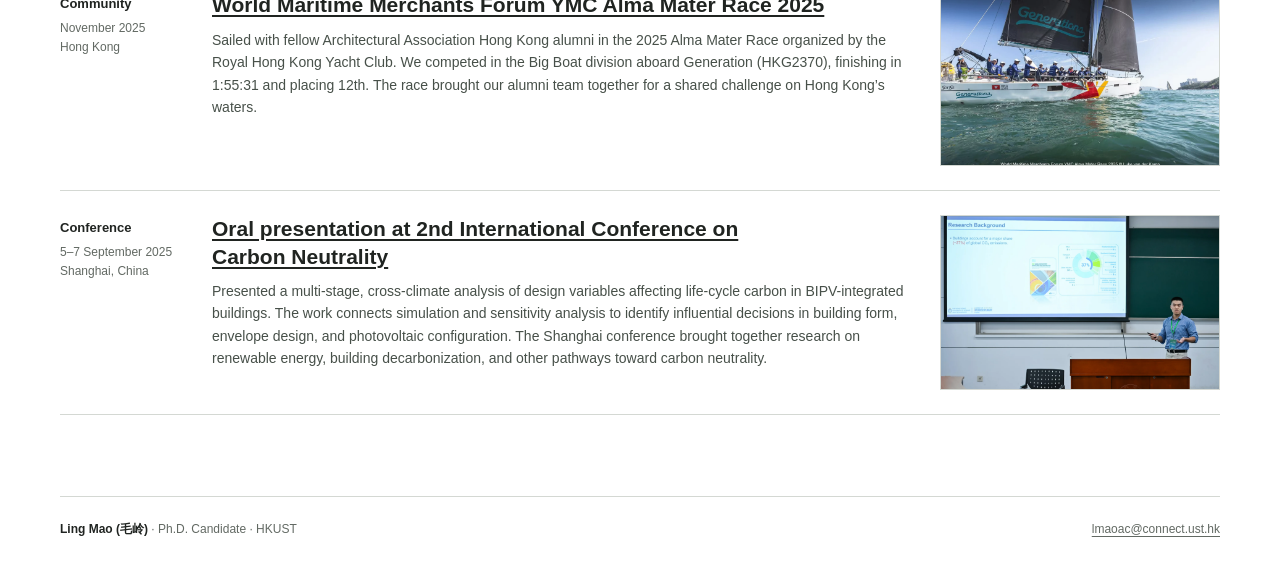
<file: News/index.html>
<!doctype html>
<html lang="en">
<head>
  <meta charset="utf-8">
  <meta name="viewport" content="width=device-width, initial-scale=1">
  <meta name="description" content="Ling Mao (毛岭), Ph.D. Candidate at HKUST. Building performance simulation, AI-driven surrogate modeling, BIPV, and low-carbon building design.">
  <title>News · Ling Mao</title>
  <link rel="icon" href="/favicon.svg" type="image/svg+xml">
  <link rel="stylesheet" href="/assets/styles.css">
</head>
<body>
<header class="site-header"><div class="page-shell header-inner"><a class="site-brand" href="/">Ling Mao</a><nav class="primary-nav" aria-label="Primary navigation"><a href="/">About</a><a href="/Publications/">Publications</a><a href="/News/" aria-current="page">News</a><a href="/Design/">Design</a><a href="/CV/">CV</a></nav></div></header>
<main class="page-shell inner-page">
<header class="page-intro"><h1>News</h1><p>Forums, conference presentations, academic recognition, and university life.</p></header>
<section class="editorial-list" aria-label="News archive">
<article class="editorial-row" id="csu-design-forum">
<div class="row-meta"><strong>Forum</strong><time datetime="2026-11-05">5–7 November 2026</time><span>Changsha, China</span></div>
<div class="row-copy"><h2><a href="https://art.csu.edu.cn/info/1060/5204.htm" target="_blank" rel="noreferrer">Oral presentation at 3rd Interdisciplinary Design Doctoral Forum 2026</a></h2><p>Presented “Surrogate-Assisted Climate-Responsive Design, Operation and Assessment of BIPV Buildings: From Early Design Intelligence to Multi-Objective Control and Large-Scale Assessment” at Central South University’s School of Architecture and Art. Delivered in the engineering session on 7 November, the talk connected surrogate-assisted early design decisions, multi-objective building operation, and large-scale performance assessment to support climate-responsive BIPV buildings.</p><div class="news-links"><a class="text-link" href="https://art.csu.edu.cn/info/1060/5204.htm" target="_blank" rel="noreferrer">Forum programme</a><a class="text-link" href="/assets/images/news/csu-forum-certificate.webp" target="_blank" rel="noreferrer">View certificate</a></div></div>
<a class="row-media" href="https://art.csu.edu.cn/info/1060/5204.htm" target="_blank" rel="noreferrer"><img src="/assets/images/news/csu-forum-cover.webp" alt="Participants holding certificates at the 2026 Interdisciplinary Design Doctoral Forum at Central South University" loading="lazy" decoding="async"></a></article>
<article class="editorial-row" id="zero-carbon">
<div class="row-meta"><strong>Conference</strong><time datetime="2026-07-08">8–10 July 2026</time><span>Lisbon, Portugal</span></div>
<div class="row-copy"><h2><a href="https://zcbe2026.lneg.pt/" target="_blank" rel="noreferrer">Oral presentation at 2nd International Conference on Zero Carbon Built Environment</a></h2><p>Presented an occupancy-based control strategy for BIPV smart windows in Hong Kong residential retrofits. The study combines EnergyPlus, Radiance, and photovoltaic modeling to balance energy use, thermal comfort, and daylight. Evaluation under a projected 2050 climate explores whether controls optimized for today can continue to support effective building operation in a warmer future.</p></div>
<a class="row-media" href="https://zcbe2026.lneg.pt/" target="_blank" rel="noreferrer"><img src="/assets/images/news/zcbe-2026.webp" alt="Conference participants at the Zero Carbon Built Environment conference in Lisbon" loading="lazy" decoding="async"></a></article>
<article class="editorial-row" id="environment">
<div class="row-meta"><strong>Conference</strong><time datetime="2026-05-24">24–27 May 2026</time><span>Beijing, China</span></div>
<div class="row-copy"><h2><a href="https://ndac.env.tsinghua.edu.cn/en/Intro./About/index.htm" target="_blank" rel="noreferrer">Oral presentation at 20th National Environmental Conference for Doctoral Students</a></h2><p>Delivered an oral presentation on surrogate-assisted, daily rolling HVAC setpoint optimization for BIPV-integrated office buildings. The work explores how cooling schedules can coordinate energy demand with on-site solar generation to reduce carbon emissions and grid stress. Held at Tsinghua University, the conference was organized in conjunction with the 2026 Asian Universities Alliance Postgraduate Academic Forum.</p></div>
<a class="row-media" href="https://ndac.env.tsinghua.edu.cn/en/Intro./About/index.htm" target="_blank" rel="noreferrer"><img src="/assets/images/news/environment-cover.webp" alt="Group photograph at the School of Environment, Tsinghua University" loading="lazy" decoding="async"></a></article>
<article class="editorial-row" id="redbird">
<div class="row-meta"><strong>Award</strong><time datetime="2026-05">May 2026</time><span>Hong Kong</span></div>
<div class="row-copy"><h2 class="title-underlined">RedBird Academic Excellence Award 2025/26</h2><p>Received the RedBird Academic Excellence Award from The Hong Kong University of Science and Technology for the 2025–26 academic year. This recognition marks a milestone in my doctoral studies in Integrative Systems and Design, where my research connects building performance simulation, data-driven modeling, and photovoltaic systems to support low-carbon building design and operation.</p></div>
<div class="row-media"><img src="/assets/images/news/redbird-cover.webp" alt="The red sundial sculpture on the HKUST campus" loading="lazy" decoding="async"></div></article>
<article class="editorial-row" id="scholarship">
<div class="row-meta"><strong>Scholarship</strong><time datetime="2026-05">May 2026</time><span>Hong Kong</span></div>
<div class="row-copy"><h2 class="title-underlined">HK JEBN Scholarship for Talents 2025/26</h2><p>Received the HK JEBN Scholarship for Talents during my doctoral studies at The Hong Kong University of Science and Technology. Supported by HK JEBN Limited, the scholarship recognizes and encourages Ph.D. research that can contribute to society. My research focuses on building performance, photovoltaic integration, and data-informed approaches to low-carbon design.</p></div>
<div class="row-media"><img src="/assets/images/news/scholarship-cover.webp" alt="Scholarship illustration with books and a graduation cap" loading="lazy" decoding="async"></div></article>
<article class="editorial-row" id="top-cited">
<div class="row-meta"><strong>Award</strong><time datetime="2026-01">January 2026</time><span>Elsevier</span></div>
<div class="row-copy"><h2><a href="https://doi.org/10.1016/j.mtener.2024.101742" target="_blank" rel="noreferrer">Top Cited Paper Award in 2025, Materials Today Energy</a></h2><p>Our review of machine learning applications in perovskite solar cells received the Materials Today Energy Top Cited Paper Award. The paper traces data-driven methods from materials discovery and device performance to process optimization and system integration. It brings these stages together to examine opportunities for addressing persistent challenges in stability, efficiency, and scalable production.</p></div>
<a class="row-media" href="https://doi.org/10.1016/j.mtener.2024.101742" target="_blank" rel="noreferrer"><img src="/assets/images/news/top-cited-2025.webp" alt="Materials Today Energy Top Cited in 2025 certificate" loading="lazy" decoding="async"></a></article>
<article class="editorial-row" id="alma-mater-race">
<div class="row-meta"><strong>Community</strong><time datetime="2025-11">November 2025</time><span>Hong Kong</span></div>
<div class="row-copy"><h2><a href="https://www.sail-world.com/news/291750/Hot-blue-sunshine-high-spirits-and-breeze" target="_blank" rel="noreferrer">World Maritime Merchants Forum YMC Alma Mater Race 2025</a></h2><p>Sailed with fellow Architectural Association Hong Kong alumni in the 2025 Alma Mater Race organized by the Royal Hong Kong Yacht Club. We competed in the Big Boat division aboard Generation (HKG2370), finishing in 1:55:31 and placing 12th. The race brought our alumni team together for a shared challenge on Hong Kong’s waters.</p></div>
<a class="row-media" href="https://www.sail-world.com/news/291750/Hot-blue-sunshine-high-spirits-and-breeze" target="_blank" rel="noreferrer"><img src="/assets/images/news/ymc-race-03.webp" alt="A sailing boat competing in the 2025 YMC Alma Mater Race" loading="lazy" decoding="async"></a></article>
<article class="editorial-row" id="carbon-neutrality">
<div class="row-meta"><strong>Conference</strong><time datetime="2025-09-05">5–7 September 2025</time><span>Shanghai, China</span></div>
<div class="row-copy"><h2><a href="https://global.sjtu.edu.cn/en/news-events/notice/1943" target="_blank" rel="noreferrer">Oral presentation at 2nd International Conference on Carbon Neutrality</a></h2><p>Presented a multi-stage, cross-climate analysis of design variables affecting life-cycle carbon in BIPV-integrated buildings. The work connects simulation and sensitivity analysis to identify influential decisions in building form, envelope design, and photovoltaic configuration. The Shanghai conference brought together research on renewable energy, building decarbonization, and other pathways toward carbon neutrality.</p></div>
<a class="row-media" href="https://global.sjtu.edu.cn/en/news-events/notice/1943" target="_blank" rel="noreferrer"><img src="/assets/images/news/iccn-2025.webp" alt="Ling Mao giving an oral presentation on life-cycle carbon analysis" loading="lazy" decoding="async"></a></article>
</section></main>
<footer class="site-footer page-shell"><p><strong>Ling Mao <span lang="zh-Hans">(毛岭)</span></strong> · Ph.D. Candidate · HKUST</p><p><a href="mailto:lmaoac@connect.ust.hk">lmaoac@connect.ust.hk</a></p></footer>
</body>
</html>
</file>
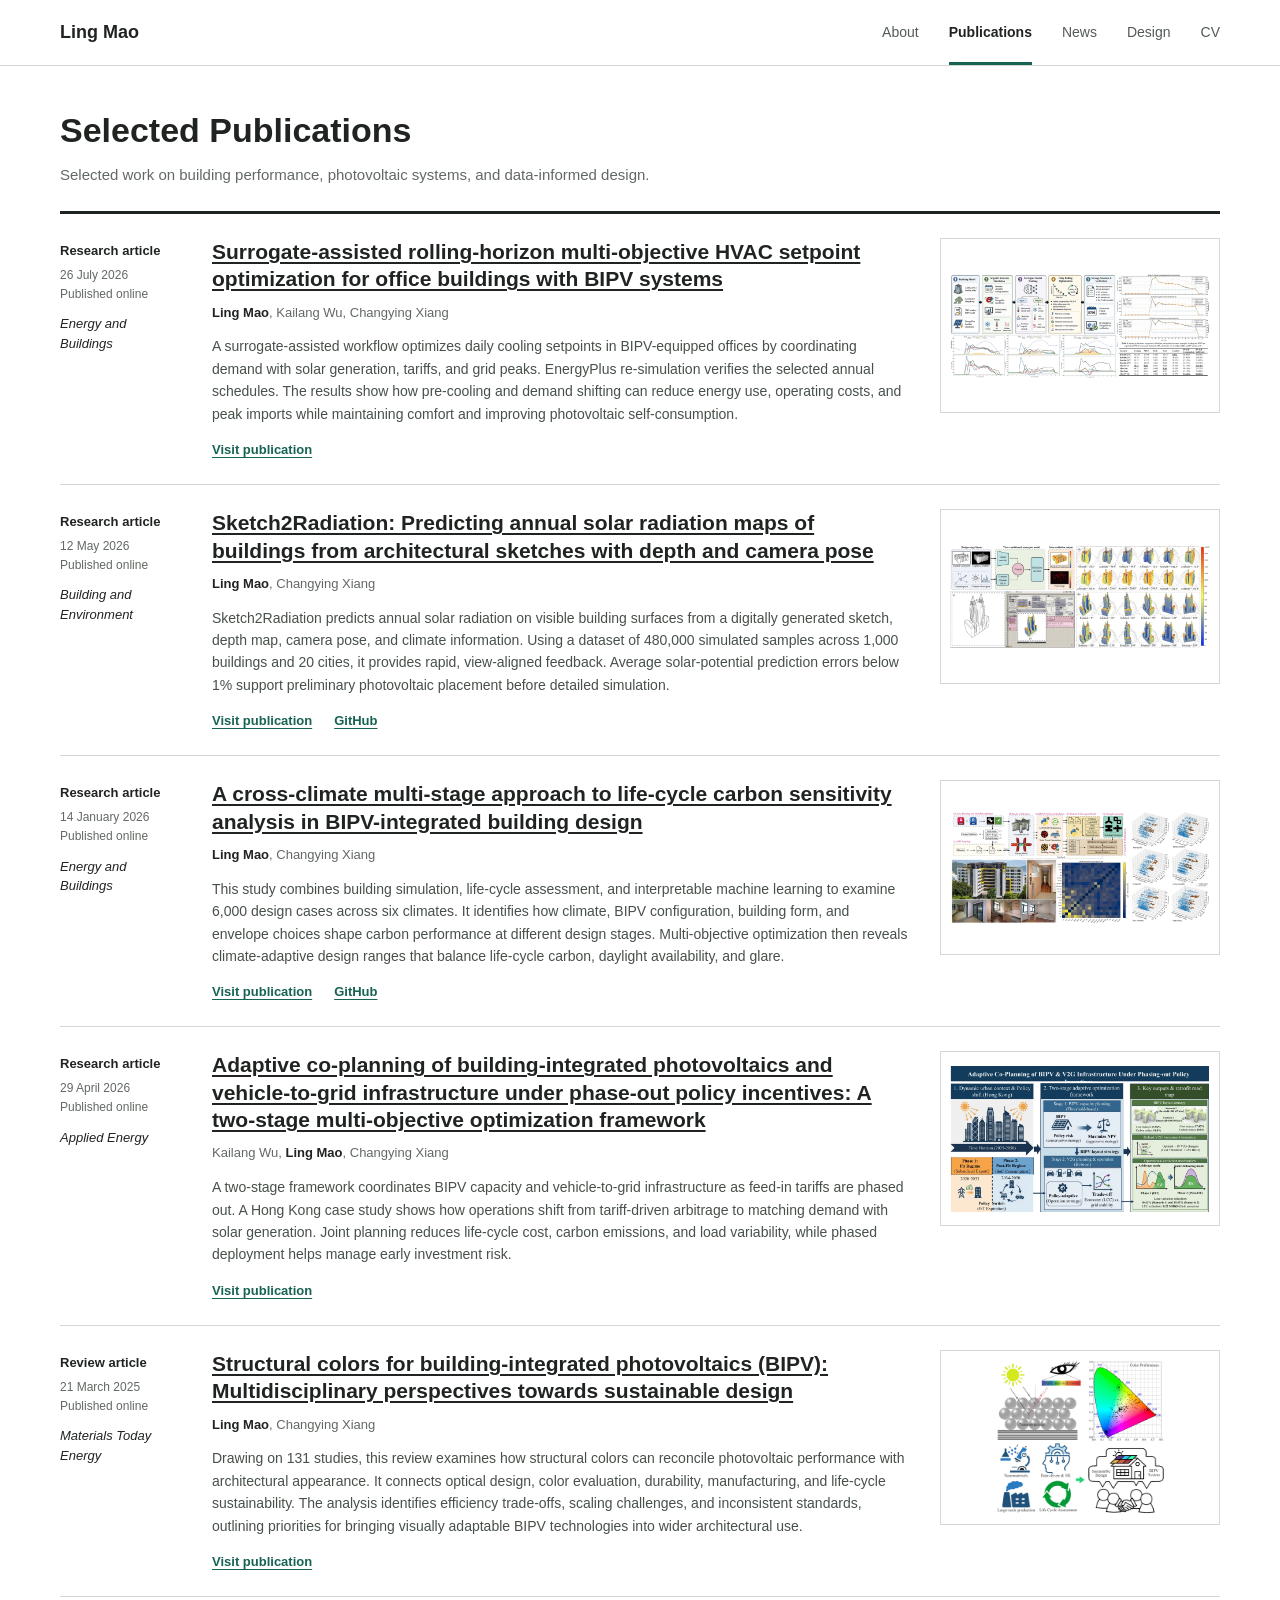
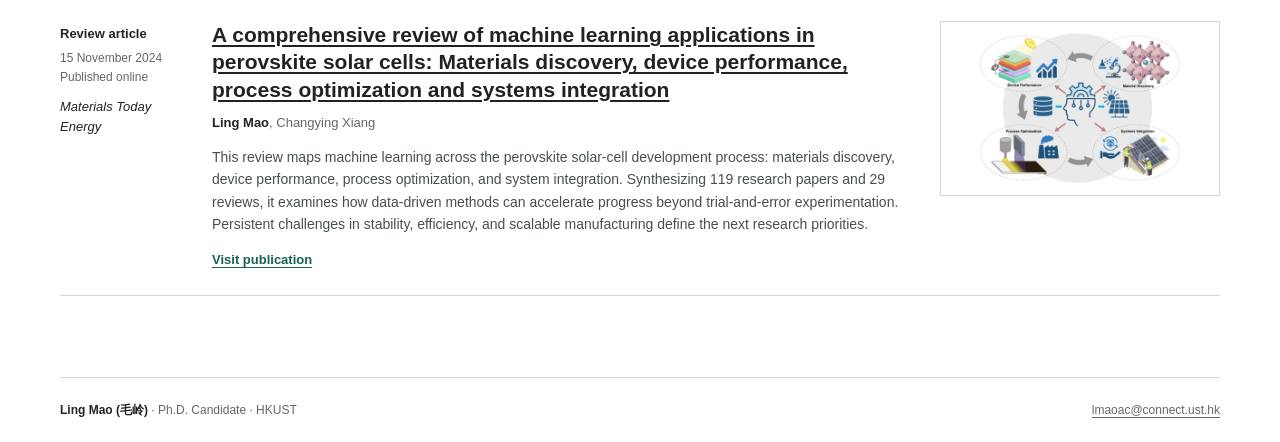
<file: Publications/index.html>
<!doctype html>
<html lang="en">
<head>
  <meta charset="utf-8">
  <meta name="viewport" content="width=device-width, initial-scale=1">
  <meta name="description" content="Ling Mao (毛岭), Ph.D. Candidate at HKUST. Building performance simulation, AI-driven surrogate modeling, BIPV, and low-carbon building design.">
  <title>Publications · Ling Mao</title>
  <link rel="icon" href="/favicon.svg" type="image/svg+xml">
  <link rel="stylesheet" href="/assets/styles.css">
</head>
<body>
<header class="site-header"><div class="page-shell header-inner"><a class="site-brand" href="/">Ling Mao</a><nav class="primary-nav" aria-label="Primary navigation"><a href="/">About</a><a href="/Publications/" aria-current="page">Publications</a><a href="/News/">News</a><a href="/Design/">Design</a><a href="/CV/">CV</a></nav></div></header>
<main class="page-shell inner-page">
<header class="page-intro"><h1>Selected Publications</h1><p>Selected work on building performance, photovoltaic systems, and data-informed design.</p></header>
<section class="editorial-list publication-list" aria-label="Selected publications">
<article class="editorial-row" id="paper-1">
<div class="row-meta"><strong>Research article</strong><time datetime="2026-07-26">26 July 2026</time><span>Published online</span><span class="journal-name">Energy and Buildings</span></div>
<div class="row-copy"><h2><a href="https://doi.org/10.1016/j.enbuild.2026.118012" target="_blank" rel="noreferrer">Surrogate-assisted rolling-horizon multi-objective HVAC setpoint optimization for office buildings with BIPV systems</a></h2><p class="publication-authors"><strong>Ling Mao</strong>, Kailang Wu, Changying Xiang</p><p>A surrogate-assisted workflow optimizes daily cooling setpoints in BIPV-equipped offices by coordinating demand with solar generation, tariffs, and grid peaks. EnergyPlus re-simulation verifies the selected annual schedules. The results show how pre-cooling and demand shifting can reduce energy use, operating costs, and peak imports while maintaining comfort and improving photovoltaic self-consumption.</p><a class="text-link" href="https://doi.org/10.1016/j.enbuild.2026.118012" target="_blank" rel="noreferrer">Visit publication</a></div>
<a class="row-media scientific" href="https://doi.org/10.1016/j.enbuild.2026.118012" target="_blank" rel="noreferrer"><img src="/assets/images/publications/paper-03.webp" alt="Graphical abstract of a rolling-horizon HVAC setpoint optimization framework" loading="lazy" decoding="async"></a></article>
<article class="editorial-row" id="paper-2">
<div class="row-meta"><strong>Research article</strong><time datetime="2026-05-12">12 May 2026</time><span>Published online</span><span class="journal-name">Building and Environment</span></div>
<div class="row-copy"><h2><a href="https://doi.org/10.1016/j.buildenv.2026.114725" target="_blank" rel="noreferrer">Sketch2Radiation: Predicting annual solar radiation maps of buildings from architectural sketches with depth and camera pose</a></h2><p class="publication-authors"><strong>Ling Mao</strong>, Changying Xiang</p><p>Sketch2Radiation predicts annual solar radiation on visible building surfaces from a digitally generated sketch, depth map, camera pose, and climate information. Using a dataset of 480,000 simulated samples across 1,000 buildings and 20 cities, it provides rapid, view-aligned feedback. Average solar-potential prediction errors below 1% support preliminary photovoltaic placement before detailed simulation.</p><div class="publication-links"><a class="text-link" href="https://doi.org/10.1016/j.buildenv.2026.114725" target="_blank" rel="noreferrer">Visit publication</a><a class="text-link" href="https://github.com/lingmao1998/Sketch2Radiation-dataset" target="_blank" rel="noopener noreferrer">GitHub</a></div></div>
<a class="row-media scientific" href="https://doi.org/10.1016/j.buildenv.2026.114725" target="_blank" rel="noreferrer"><img src="/assets/images/publications/paper-02.webp" alt="Graphical abstract of the Sketch2Radiation workflow" loading="lazy" decoding="async"></a></article>
<article class="editorial-row" id="paper-3">
<div class="row-meta"><strong>Research article</strong><time datetime="2026-01-14">14 January 2026</time><span>Published online</span><span class="journal-name">Energy and Buildings</span></div>
<div class="row-copy"><h2><a href="https://doi.org/10.1016/j.enbuild.2026.117011" target="_blank" rel="noreferrer">A cross-climate multi-stage approach to life-cycle carbon sensitivity analysis in BIPV-integrated building design</a></h2><p class="publication-authors"><strong>Ling Mao</strong>, Changying Xiang</p><p>This study combines building simulation, life-cycle assessment, and interpretable machine learning to examine 6,000 design cases across six climates. It identifies how climate, BIPV configuration, building form, and envelope choices shape carbon performance at different design stages. Multi-objective optimization then reveals climate-adaptive design ranges that balance life-cycle carbon, daylight availability, and glare.</p><div class="publication-links"><a class="text-link" href="https://doi.org/10.1016/j.enbuild.2026.117011" target="_blank" rel="noreferrer">Visit publication</a><a class="text-link" href="https://github.com/lingmao1998/cross-climate-bipv-carbon-sensitivity" target="_blank" rel="noopener noreferrer">GitHub</a></div></div>
<a class="row-media scientific" href="https://doi.org/10.1016/j.enbuild.2026.117011" target="_blank" rel="noreferrer"><img src="/assets/images/publications/paper-01.webp" alt="Graphical abstract of a cross-climate life-cycle carbon analysis workflow" loading="lazy" decoding="async"></a></article>
<article class="editorial-row" id="paper-4">
<div class="row-meta"><strong>Research article</strong><time datetime="2026-04-29">29 April 2026</time><span>Published online</span><span class="journal-name">Applied Energy</span></div>
<div class="row-copy"><h2><a href="https://doi.org/10.1016/j.apenergy.2026.127981" target="_blank" rel="noreferrer">Adaptive co-planning of building-integrated photovoltaics and vehicle-to-grid infrastructure under phase-out policy incentives: A two-stage multi-objective optimization framework</a></h2><p class="publication-authors">Kailang Wu, <strong>Ling Mao</strong>, Changying Xiang</p><p>A two-stage framework coordinates BIPV capacity and vehicle-to-grid infrastructure as feed-in tariffs are phased out. A Hong Kong case study shows how operations shift from tariff-driven arbitrage to matching demand with solar generation. Joint planning reduces life-cycle cost, carbon emissions, and load variability, while phased deployment helps manage early investment risk.</p><a class="text-link" href="https://doi.org/10.1016/j.apenergy.2026.127981" target="_blank" rel="noreferrer">Visit publication</a></div>
<a class="row-media scientific" href="https://doi.org/10.1016/j.apenergy.2026.127981" target="_blank" rel="noreferrer"><img src="/assets/images/publications/paper-04.webp" alt="Graphical abstract of adaptive BIPV and V2G co-planning" loading="lazy" decoding="async"></a></article>
<article class="editorial-row" id="paper-5">
<div class="row-meta"><strong>Review article</strong><time datetime="2025-03-21">21 March 2025</time><span>Published online</span><span class="journal-name">Materials Today Energy</span></div>
<div class="row-copy"><h2><a href="https://doi.org/10.1016/j.mtener.2025.101867" target="_blank" rel="noreferrer">Structural colors for building-integrated photovoltaics (BIPV): Multidisciplinary perspectives towards sustainable design</a></h2><p class="publication-authors"><strong>Ling Mao</strong>, Changying Xiang</p><p>Drawing on 131 studies, this review examines how structural colors can reconcile photovoltaic performance with architectural appearance. It connects optical design, color evaluation, durability, manufacturing, and life-cycle sustainability. The analysis identifies efficiency trade-offs, scaling challenges, and inconsistent standards, outlining priorities for bringing visually adaptable BIPV technologies into wider architectural use.</p><a class="text-link" href="https://doi.org/10.1016/j.mtener.2025.101867" target="_blank" rel="noreferrer">Visit publication</a></div>
<a class="row-media scientific" href="https://doi.org/10.1016/j.mtener.2025.101867" target="_blank" rel="noreferrer"><img src="/assets/images/publications/paper-06.webp" alt="Graphical abstract presenting a strategic vision for structural color BIPV" loading="lazy" decoding="async"></a></article>
<article class="editorial-row" id="paper-6">
<div class="row-meta"><strong>Review article</strong><time datetime="2024-11-15">15 November 2024</time><span>Published online</span><span class="journal-name">Materials Today Energy</span></div>
<div class="row-copy"><h2><a href="https://doi.org/10.1016/j.mtener.2024.101742" target="_blank" rel="noreferrer">A comprehensive review of machine learning applications in perovskite solar cells: Materials discovery, device performance, process optimization and systems integration</a></h2><p class="publication-authors"><strong>Ling Mao</strong>, Changying Xiang</p><p>This review maps machine learning across the perovskite solar-cell development process: materials discovery, device performance, process optimization, and system integration. Synthesizing 119 research papers and 29 reviews, it examines how data-driven methods can accelerate progress beyond trial-and-error experimentation. Persistent challenges in stability, efficiency, and scalable manufacturing define the next research priorities.</p><a class="text-link" href="https://doi.org/10.1016/j.mtener.2024.101742" target="_blank" rel="noreferrer">Visit publication</a></div>
<a class="row-media scientific" href="https://doi.org/10.1016/j.mtener.2024.101742" target="_blank" rel="noreferrer"><img src="/assets/images/publications/paper-05.webp" alt="Graphical abstract of machine learning applications across perovskite solar-cell research" loading="lazy" decoding="async"></a></article>
</section></main>
<footer class="site-footer page-shell"><p><strong>Ling Mao <span lang="zh-Hans">(毛岭)</span></strong> · Ph.D. Candidate · HKUST</p><p><a href="mailto:lmaoac@connect.ust.hk">lmaoac@connect.ust.hk</a></p></footer>
</body>
</html>
</file>
<file: assets/styles.css>
:root {
  --ink: #202421;
  --muted: #626963;
  --accent: #176454;
  --line: #d4d8d3;
  --paper: #fff;
  --wash: #f1f4f1;
  --max: 1160px;
  --sans: Arial, "Helvetica Neue", "Microsoft YaHei", sans-serif;
}
* { box-sizing: border-box; letter-spacing: 0; }
html { scroll-behavior: smooth; scroll-padding-top: 82px; }
body { margin: 0; background: var(--paper); color: var(--ink); font: 15px/1.55 var(--sans); -webkit-font-smoothing: antialiased; }
h1, h2, h3, p, figure { margin: 0; }
h1, h2, h3 { text-wrap: pretty; }
img { display: block; max-width: 100%; }
a { color: inherit; text-underline-offset: 3px; text-decoration-thickness: 1px; }
a:hover { color: var(--accent); }
a:focus-visible, summary:focus-visible { outline: 2px solid var(--accent); outline-offset: 5px; }
.page-shell { width: min(calc(100% - 64px), var(--max)); margin-inline: auto; }
.site-header { position: sticky; top: 0; z-index: 10; background: #fff; border-bottom: 1px solid var(--line); }
.header-inner { display: flex; min-height: 65px; align-items: center; justify-content: space-between; gap: 32px; }
.site-brand { text-decoration: none; font-size: 18px; font-weight: 700; }
.primary-nav { display: flex; gap: 30px; align-self: stretch; }
.primary-nav a { display: flex; align-items: center; color: #535b55; font-size: 14px; text-decoration: none; border-bottom: 3px solid transparent; padding-top: 3px; }
.primary-nav a[aria-current="page"], .primary-nav a.active { color: var(--ink); border-bottom-color: var(--accent); font-weight: 700; }
.primary-nav a:hover { color: var(--accent); }
.kicker, .eyebrow, .section-index { font-size: 12px; line-height: 1.4; font-weight: 700; color: var(--accent); }
.about-opening { background: var(--wash); padding: 38px 0 34px; }
.about-heading h1 { font-size: 46px; font-weight: 700; line-height: 1.15; }
.current-role { margin-top: 12px; font-size: 15px; line-height: 1.6; font-weight: 600; color: var(--accent); }
.about-columns { display: grid; grid-template-columns: minmax(0, 1.8fr) minmax(300px, 1fr); gap: 48px; align-items: start; }
.profile-main { min-width: 0; }
.biography { margin-top: 22px; }
.biography p { max-width: 710px; font-size: 15px; line-height: 1.65; }
.biography strong { font-weight: 700; color: var(--ink); }
.research-interests { padding-top: 6px; }
.research-interests h2 { font-size: 17px; font-weight: 700; margin-bottom: 14px; }
.research-interests ul { padding: 0; margin: 0; list-style: none; }
.research-interests li { position: relative; padding: 7px 0 7px 14px; font-size: 15px; line-height: 1.5; }
.research-interests li::before { content: ""; position: absolute; left: 0; top: 11px; width: 2px; height: 14px; background: #8ba79b; }
.research-interests li:nth-child(even)::before { background: #a2b0bb; }
.contact-line { display: flex; flex-wrap: wrap; align-items: center; gap: 8px 16px; margin-top: 15px; }
.contact-line a { font-size: 13px; color: #46594e; text-decoration-color: #a8b5ac; }
.contact-line .email-link { color: var(--accent); font-weight: 700; }
.home-section { padding-top: 24px; padding-bottom: 12px; }
.section-heading { display: flex; align-items: baseline; justify-content: space-between; gap: 20px; margin-bottom: 19px; border-top: 3px solid var(--ink); padding-top: 12px; }
.section-heading h2 { font-size: 23px; line-height: 1.2; font-weight: 700; }
.section-heading > a { font-size: 13px; color: var(--accent); font-weight: 700; white-space: nowrap; }
.preview-grid { display: grid; grid-template-columns: repeat(3, minmax(0, 1fr)); gap: 22px; }
.preview-item { display: flex; flex-direction: column; min-width: 0; padding-bottom: 4px; }
.preview-media, .row-media { aspect-ratio: 16 / 10; background: #f8f9f7; border: 1px solid var(--line); overflow: hidden; display: block; }
.preview-media img, .row-media img { height: 100%; width: 100%; object-fit: cover; object-position: center; }
.preview-media.scientific img, .row-media.scientific img { object-fit: contain; padding: 9px; background: #fff; }
.preview-media img[src*="environment-cover"], .row-media img[src*="environment-cover"] { object-position: 50% 35%; }
.preview-media img[src*="zcbe-2026"], .row-media img[src*="zcbe-2026"] { object-position: 50% 56%; }
.preview-item h3 { margin-top: 13px; font-size: 18px; font-weight: 700; line-height: 1.32; }
.preview-item h3 a { text-decoration: underline; }
.preview-item p { margin-top: 10px; font-size: 14px; line-height: 1.5; color: #4a524c; }
.preview-item .preview-meta { font-size: 12px; color: var(--muted); padding-top: 17px; margin-top: auto; }
.preview-meta > span { display: block; }
.preview-item .publication-meta { display: flex; flex-wrap: wrap; gap: 6px 18px; align-items: baseline; }
.inner-page { padding-top: 37px; padding-bottom: 65px; min-height: calc(100vh - 170px); }
.page-intro { margin-bottom: 25px; }
.page-intro h1 { font-size: 34px; line-height: 1.2; margin: 7px 0 12px; font-weight: 700; }
.page-intro p:last-child { max-width: 730px; color: var(--muted); }
.editorial-list { border-top: 3px solid var(--ink); }
.editorial-row { display: grid; grid-template-columns: 122px minmax(0, 1fr) 280px; gap: 30px; align-items: start; padding: 24px 0; border-bottom: 1px solid var(--line); scroll-margin-top: 86px; }
.row-meta { font-size: 12px; line-height: 1.6; color: var(--muted); padding-top: 3px; }
.row-meta strong { display: block; font-size: 13px; color: var(--ink); margin-bottom: 4px; }
.row-meta time, .row-meta span { display: block; }
.row-meta .journal-name { margin-top: 10px; font-size: 13px; line-height: 1.5; font-style: italic; color: var(--ink); }
.row-copy { min-width: 0; }
.row-copy h2 { font-size: 21px; font-weight: 700; line-height: 1.3; margin: 0 0 10px; }
.row-copy h2 a { text-decoration: underline; }
.row-copy h2.title-underlined { text-decoration: underline; text-decoration-thickness: 1px; text-underline-offset: 3px; }
.row-copy > p { color: #475049; font-size: 14px; line-height: 1.6; }
.row-copy .publication-authors { margin-bottom: 12px; font-size: 13px; line-height: 1.6; color: var(--muted); }
.publication-authors strong { color: var(--ink); }
.row-copy .text-link { display: inline-block; margin-top: 15px; font-size: 13px; font-weight: 700; color: var(--accent); }
.publication-links, .news-links { display: flex; flex-wrap: wrap; gap: 8px 22px; margin-top: 15px; }
.publication-links .text-link, .news-links .text-link { margin-top: 0; }
.row-copy .project-credit { font-size: 12px; color: var(--muted); margin-top: 12px; }
.row-media { width: 100%; }
.site-footer { display: flex; justify-content: space-between; gap: 25px; border-top: 1px solid var(--line); margin-top: 16px; padding-block: 23px; color: var(--muted); font-size: 12px; }
.site-footer strong { color: var(--ink); }
.cv-intro { display: flex; align-items: center; justify-content: space-between; gap: 24px; }
.solid-link { display: inline-flex; align-items: center; gap: 8px; background: var(--accent); color: #fff; padding: 10px 16px; font-size: 13px; font-weight: 700; text-decoration: none; }
.solid-link:hover { background: var(--ink); color: #fff; }
.cv-layout { border-top: 3px solid var(--ink); padding-top: 28px; }
.cv-group { display: grid; grid-template-columns: repeat(2, minmax(0, 1fr)); gap: 56px; align-items: start; }
.cv-group + .cv-group { margin-top: 28px; padding-top: 28px; border-top: 1px solid var(--line); }
.cv-column, .cv-section { min-width: 0; }
.cv-section > h2 { font-size: 20px; line-height: 1.4; color: var(--ink); margin-bottom: 14px; text-decoration: underline; text-decoration-thickness: 1px; text-underline-offset: 5px; }
.cv-bibliography { margin: 0; padding: 0; list-style: none; }
.cv-bibliography li { padding: 10px 0; font-size: 15px; line-height: 1.65; }
.cv-bibliography a { text-decoration-color: #a2afa5; }
.presentation-title { text-decoration: underline; text-decoration-color: #a2afa5; text-decoration-thickness: 1px; text-underline-offset: 3px; }
.cv-entry .cv-role { color: var(--accent); font-weight: 700; }
.cv-entry .cv-grade { margin-top: 5px; color: var(--ink); }
.cv-column > .cv-section + .cv-section { margin-top: 28px; }
.cv-entry { padding: 12px 0; }
.cv-entry time { display: block; margin-bottom: 5px; font-size: 12px; color: var(--muted); }
.cv-entry h3 { font-size: 17px; line-height: 1.35; margin-bottom: 5px; }
.cv-entry p { font-size: 14px; color: var(--muted); }
.compact-lines p { display: grid; grid-template-columns: 46px minmax(0, 1fr); gap: 16px; padding: 6px 0; font-size: 14px; }
.compact-lines time { font-size: 12px; color: var(--muted); }
.skill-lines p { display: grid; grid-template-columns: 150px minmax(0, 1fr); gap: 20px; padding: 6px 0; font-size: 14px; }
.skill-lines span { color: var(--muted); }
@media (max-width: 1000px) {
  .cv-group { gap: 32px; }
  .editorial-row { grid-template-columns: minmax(0, 1fr) 230px; gap: 10px 22px; }
  .row-meta { grid-column: 1 / -1; display: flex; flex-wrap: wrap; align-items: baseline; gap: 5px 14px; }
  .row-meta strong { margin: 0; }
  .row-meta .journal-name { flex-basis: 100%; margin-top: 0; }
  .about-columns { gap: 28px; }
  .preview-item h3 { font-size: 17px; }
}
@media (max-width: 760px) {
  .cv-group { grid-template-columns: 1fr; gap: 28px; }
  .cv-group + .cv-group { margin-top: 28px; }
  .page-shell { width: calc(100% - 36px); }
  .header-inner { min-height: 60px; gap: 16px; }
  .site-brand { font-size: 16px; }
  .primary-nav { gap: 17px; }
  .primary-nav a { font-size: 13px; }
  .about-opening { padding: 27px 0 25px; }
  .about-heading h1 { font-size: 40px; }
  .about-columns { grid-template-columns: 1fr; gap: 24px; }
  .research-interests { padding: 0; }
  .research-interests ul { display: grid; grid-template-columns: 1fr 1fr; gap: 0 16px; }
  .contact-line { gap: 8px 16px; }
  .section-heading h2 { font-size: 22px; }
  .preview-grid { grid-template-columns: 1fr 1fr; gap: 25px 18px; }
  .preview-item:last-child { grid-column: 1 / -1; display: grid; grid-template-columns: 1fr 1fr; gap: 0 18px; align-content: start; }
  .preview-item:last-child .preview-media { grid-row: 1 / 4; }
  .preview-item:last-child h3 { margin-top: 0; }
  .preview-item:last-child .preview-meta { margin: 0; }
  .editorial-row { grid-template-columns: minmax(0, 1fr) 200px; gap: 10px 22px; }
  .row-copy h2 { font-size: 20px; }
  .cv-intro { display: block; }
  .cv-intro .solid-link { margin-top: 20px; }
}
@media (max-width: 540px) {
  .header-inner { flex-direction: column; align-items: flex-start; gap: 5px; padding-top: 13px; }
  .primary-nav { gap: 0; width: 100%; justify-content: space-between; }
  .primary-nav a { padding: 11px 0 10px; }
  .current-role { margin-top: 10px; font-size: 14px; }
  .about-heading h1 { font-size: 36px; }
  .research-interests ul { grid-template-columns: 1fr; }
  .biography p { font-size: 14px; }
  .section-heading h2 { font-size: 21px; }
  .section-heading { gap: 12px; }
  .section-heading > a { font-size: 12px; }
  .preview-grid { grid-template-columns: 1fr; }
  .preview-item:last-child { display: flex; grid-column: auto; }
  .preview-item:last-child h3 { margin-top: 13px; }
  .preview-item h3 { font-size: 18px; }
  .preview-item .preview-meta { margin-top: 0; }
  .home-section { padding-top: 22px; padding-bottom: 10px; }
  .editorial-row { grid-template-columns: 1fr; gap: 13px; padding-block: 23px; }
  .row-meta { grid-column: auto; }
  .row-media { max-width: 100%; }
  .row-copy h2 { font-size: 20px; }
  .inner-page { padding-top: 26px; }
  .page-intro h1 { font-size: 30px; }
  .site-footer { flex-direction: column; gap: 6px; }
  .skill-lines p { grid-template-columns: 1fr; gap: 4px; }
}
@media (prefers-reduced-motion: reduce) { html { scroll-behavior: auto; } }

/* Keep the image-led Design archive independent of other page layouts. */
.design-list { display: grid; grid-template-columns: repeat(2, minmax(0, 1fr)); gap: 36px 32px; padding-top: 24px; }
.design-list .editorial-row { display: flex; flex-direction: column; gap: 12px; padding: 0; border: 0; min-width: 0; }
.design-list .row-media { order: -1; aspect-ratio: 16 / 10; }
.design-list .row-meta { display: flex; flex-wrap: wrap; gap: 4px 14px; padding: 0; }
.design-list .row-meta strong { margin: 0; }
.design-list .editorial-row:first-child { grid-column: 1 / -1; display: grid; grid-template-columns: minmax(0, 1.65fr) minmax(0, 1fr); grid-template-rows: auto 1fr; gap: 14px 32px; }
.design-list .editorial-row:first-child .row-media { grid-column: 1; grid-row: 1 / 3; aspect-ratio: 4 / 3; }
.design-list .editorial-row:first-child .row-meta { grid-column: 2; grid-row: 1; }
.design-list .editorial-row:first-child .row-copy { grid-column: 2; grid-row: 2; }
.design-list .editorial-row:last-child { grid-column: 1 / -1; display: grid; grid-template-columns: repeat(2, minmax(0, 1fr)); grid-template-rows: auto 1fr; gap: 12px 32px; }
.design-list .editorial-row:last-child .row-media { grid-column: 1; grid-row: 1 / 3; }
.design-list .editorial-row:last-child .row-meta { grid-column: 2; grid-row: 1; }
.design-list .editorial-row:last-child .row-copy { grid-column: 2; grid-row: 2; }
@media (max-width: 1000px) {
  .design-list .editorial-row:first-child { grid-template-columns: minmax(0, 1.35fr) minmax(0, 1fr); gap: 14px 24px; }
  .design-list .editorial-row:first-child .row-meta { grid-column: 2; }
  .design-list .editorial-row:first-child .row-media { height: 100%; min-height: 330px; }
}
@media (max-width: 760px) {
  .design-list { gap: 30px 24px; }
  .design-list .editorial-row:first-child, .design-list .editorial-row:last-child { display: flex; }
  .design-list .editorial-row:first-child .row-media { aspect-ratio: 16 / 10; height: auto; min-height: 0; }
}
@media (max-width: 540px) {
  .design-list { grid-template-columns: 1fr; }
  .design-list .editorial-row:first-child, .design-list .editorial-row:last-child { grid-column: auto; }
}
</file>
